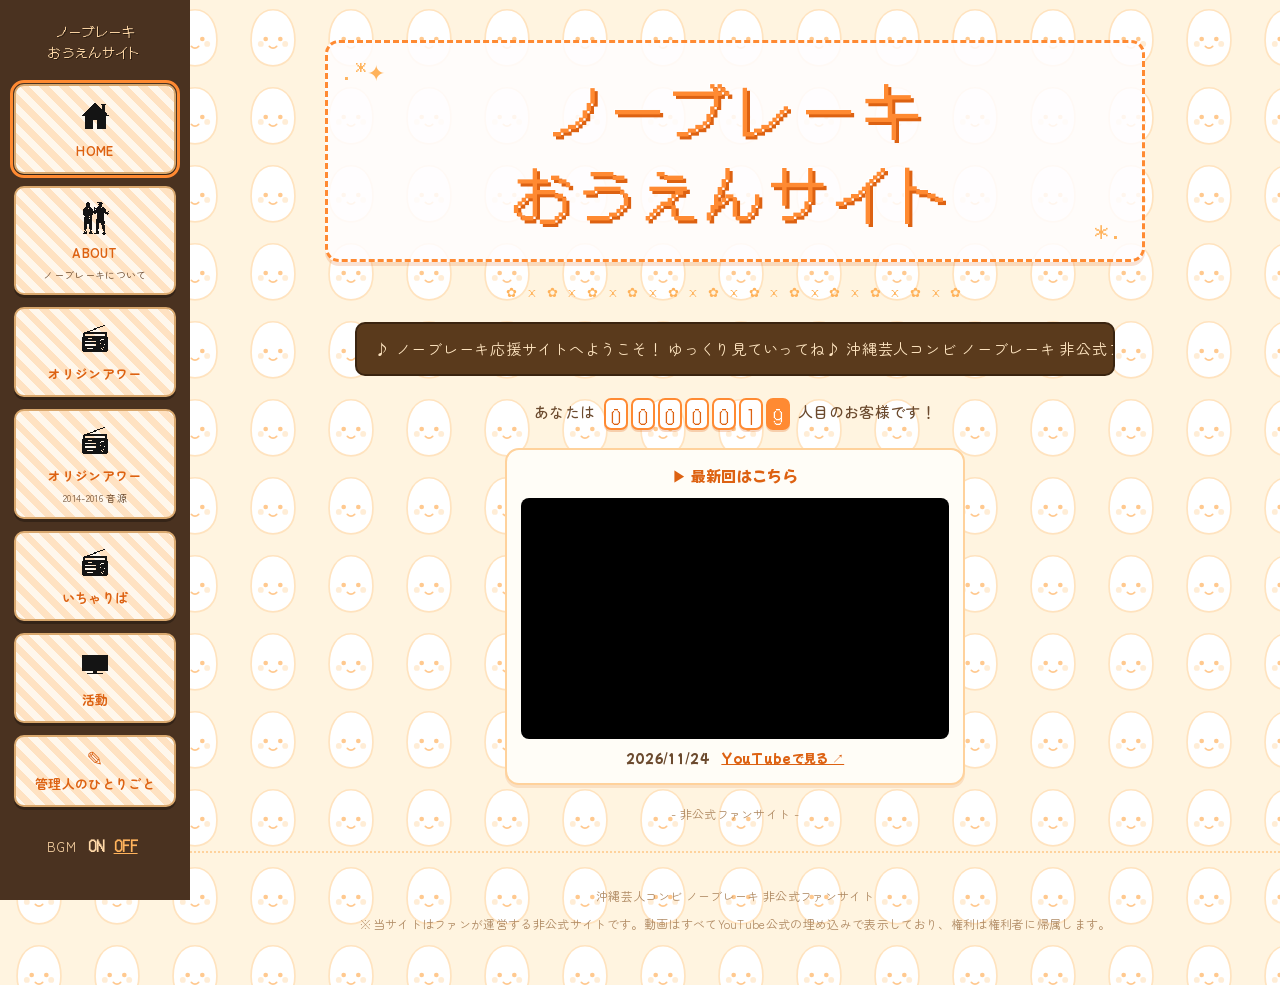
<file: index.html>
<!DOCTYPE html>
<html lang="ja">
<head>
<meta charset="UTF-8">
<meta name="viewport" content="width=device-width, initial-scale=1.0">
<title>ノーブレーキ おうえんサイト｜沖縄芸人コンビ 非公式ファンサイト</title>
<link rel="canonical" href="https://nobreak-fansite.vercel.app/">
<meta name="description" content="沖縄芸人コンビ ノーブレーキを応援する非公式ファンサイト。ラジオ「ノーブレーキのオリジンアワー」全回アーカイブほか。">
<meta property="og:type" content="website">
<meta property="og:site_name" content="ノーブレーキ おうえんサイト">
<meta property="og:locale" content="ja_JP">
<meta property="og:title" content="ノーブレーキ おうえんサイト｜沖縄芸人コンビ 非公式ファンサイト">
<meta property="og:description" content="沖縄芸人コンビ ノーブレーキを応援する非公式ファンサイト。ラジオ「ノーブレーキのオリジンアワー」全回アーカイブほか。">
<meta property="og:url" content="https://nobreak-fansite.vercel.app/">
<meta property="og:image" content="https://nobreak-fansite.vercel.app/assets/ogp.png">
<meta name="twitter:card" content="summary_large_image">
<script type="application/ld+json">
{
  "@context": "https://schema.org",
  "@type": "WebSite",
  "name": "ノーブレーキ おうえんサイト",
  "alternateName": "ノーブレーキ 非公式ファンサイト",
  "url": "https://nobreak-fansite.vercel.app/",
  "description": "沖縄芸人コンビ ノーブレーキを応援する非公式ファンサイト。ラジオ「ノーブレーキのオリジンアワー」全回アーカイブほか。",
  "inLanguage": "ja"
}
</script>
<link rel="preconnect" href="https://fonts.googleapis.com">
<link rel="preconnect" href="https://fonts.gstatic.com" crossorigin>
<link href="https://fonts.googleapis.com/css2?family=DotGothic16&family=Mochiy+Pop+One&family=Yusei+Magic&family=Zen+Maru+Gothic:wght@400;500;700&display=swap" rel="stylesheet">
<link rel="stylesheet" href="style.css?v=33">
</head>
<body>
<div class="layout">

  <aside class="sidebar">
    <a class="side-logo" href="index.html">ノーブレーキ<br>おうえんサイト</a>
    <nav class="side-nav">
      <a href="index.html" class="cur">HOME</a>
      <a href="about.html">ABOUT<small>ノーブレーキについて</small></a>
      <a href="origin.html">オリジンアワー</a>
      <a href="podcast.html">オリジンアワー<small>2014-2016 音源</small></a> <a href="icharibar.html">いちゃりば</a>
      <a href="works.html">活動</a>
      <a href="hitokoto.html">管理人のひとりごと</a>
    </nav>
    <div class="bgm">BGM <button id="bgmOn">ON</button><button id="bgmOff" class="act">OFF</button></div>
    <audio id="bgm" loop></audio>
  </aside>

  <div class="main">
    <section class="cover">
      <div class="titlebox">
        <span class="spark s1">.*✦</span>
        <h1 class="pixel-title">ノーブレーキ<br>おうえんサイト</h1>
        <span class="spark s2">＊.</span>
      </div>

      <div class="pixdiv">✿ × ✿ × ✿ × ✿ × ✿ × ✿ × ✿ × ✿ × ✿ × ✿ × ✿ × ✿</div>

      <div class="welcome"><div class="welcome-track">♪ ノーブレーキ応援サイトへようこそ！ ゆっくり見ていってね♪ 沖縄芸人コンビ ノーブレーキ 非公式ファンサイト ♪ 　　</div></div>

      <p class="counter">あなたは <span id="hitcount" class="digits"></span> 人目のお客様です！</p>

      <div class="latest-ep" id="latestEp"></div>

      <p class="cover-foot">- 非公式ファンサイト -</p>
    </section>

    <footer class="foot"><div class="wrap">
      <p>沖縄芸人コンビ ノーブレーキ 非公式ファンサイト</p>
      <p class="disc">※当サイトはファンが運営する非公式サイトです。動画はすべてYouTube公式の埋め込みで表示しており、権利は権利者に帰属します。</p>
    </div></footer>
  </div>

</div>

<script src="data.js?v=33"></script>
<script src="app.js?v=33"></script>
</body>
</html>
</file>
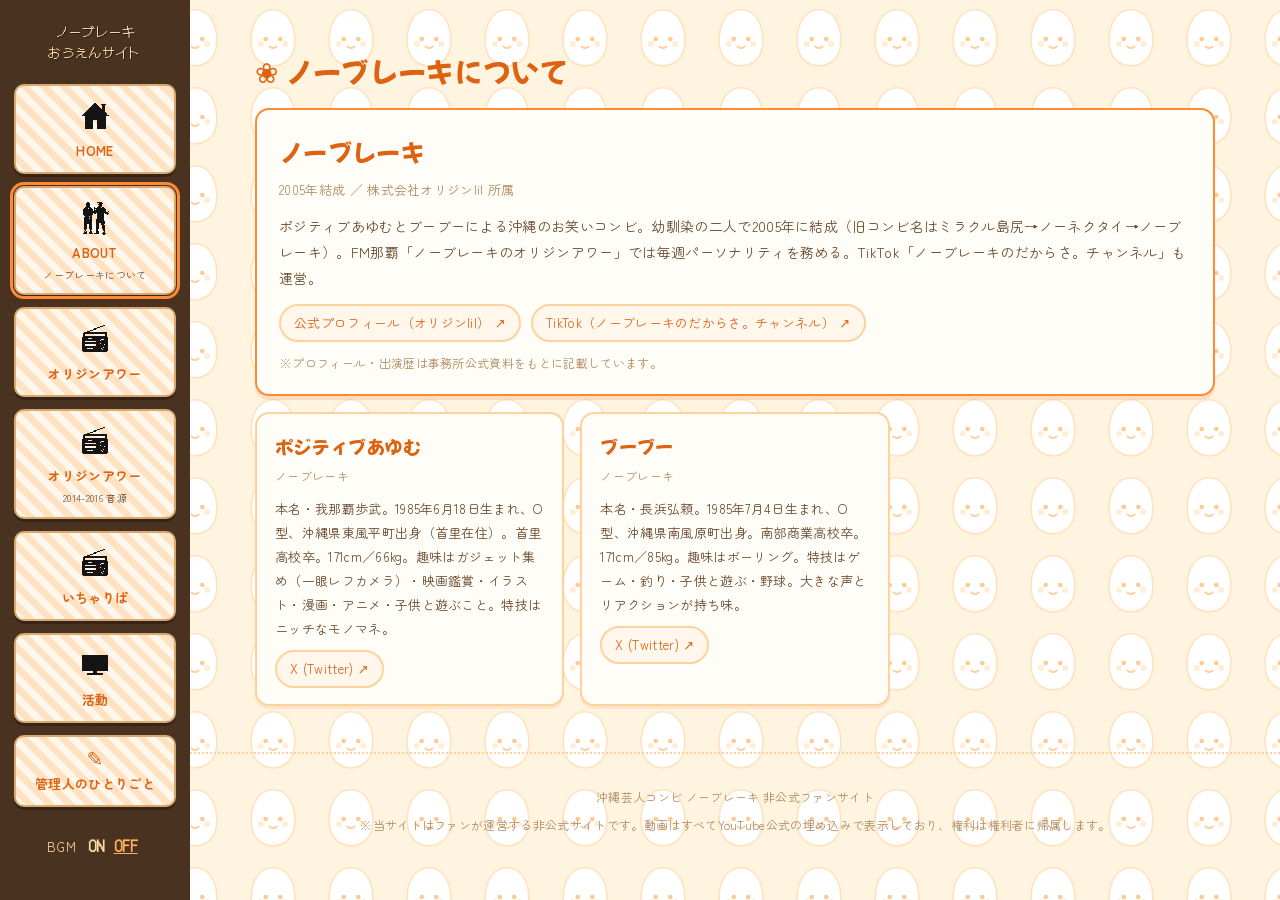
<file: about.html>
<!DOCTYPE html>
<html lang="ja">
<head>
<meta charset="UTF-8">
<meta name="viewport" content="width=device-width, initial-scale=1.0">
<title>ノーブレーキについて｜ノーブレーキ おうえんサイト</title>
<link rel="canonical" href="https://nobreak-fansite.vercel.app/about.html">
<meta name="description" content="沖縄芸人コンビ ノーブレーキのプロフィール・メンバー紹介（ポジティブあゆむ／ブーブー）。非公式ファンサイト。">
<meta property="og:type" content="article">
<meta property="og:site_name" content="ノーブレーキ おうえんサイト">
<meta property="og:locale" content="ja_JP">
<meta property="og:title" content="ノーブレーキについて｜ノーブレーキ おうえんサイト">
<meta property="og:description" content="沖縄芸人コンビ ノーブレーキのプロフィール・メンバー紹介（ポジティブあゆむ／ブーブー）。非公式ファンサイト。">
<meta property="og:url" content="https://nobreak-fansite.vercel.app/about.html">
<meta property="og:image" content="https://nobreak-fansite.vercel.app/assets/ogp.png">
<meta name="twitter:card" content="summary_large_image">
<script type="application/ld+json">
{
  "@context": "https://schema.org",
  "@type": "PerformingGroup",
  "name": "ノーブレーキ",
  "description": "ポジティブあゆむとブーブーによる沖縄のお笑いコンビ。2005年結成、株式会社オリジンlil所属。FM那覇「ノーブレーキのオリジンアワー」パーソナリティ。",
  "foundingDate": "2005",
  "url": "https://nobreak-fansite.vercel.app/about.html",
  "sameAs": [
    "https://origin-oze.com/talent/39/"
  ],
  "member": [
    {
      "@type": "Person",
      "name": "ポジティブあゆむ",
      "birthDate": "1985-06-18",
      "birthPlace": "沖縄県東風平町",
      "sameAs": ["https://twitter.com/ayumu_618"]
    },
    {
      "@type": "Person",
      "name": "ブーブー",
      "birthDate": "1985-07-04",
      "birthPlace": "沖縄県南風原町",
      "sameAs": ["https://twitter.com/tamagoyaki11"]
    }
  ]
}
</script>
<link rel="preconnect" href="https://fonts.googleapis.com">
<link rel="preconnect" href="https://fonts.gstatic.com" crossorigin>
<link href="https://fonts.googleapis.com/css2?family=DotGothic16&family=Mochiy+Pop+One&family=Yusei+Magic&family=Zen+Maru+Gothic:wght@400;500;700&display=swap" rel="stylesheet">
<link rel="stylesheet" href="style.css?v=33">
</head>
<body>
<div class="layout">
  <aside class="sidebar">
    <a class="side-logo" href="index.html">ノーブレーキ<br>おうえんサイト</a>
    <nav class="side-nav">
      <a href="index.html">HOME</a>
      <a href="about.html" class="cur">ABOUT<small>ノーブレーキについて</small></a>
      <a href="origin.html">オリジンアワー</a>
      <a href="podcast.html">オリジンアワー<small>2014-2016 音源</small></a> <a href="icharibar.html">いちゃりば</a>
      <a href="works.html">活動</a>
      <a href="hitokoto.html">管理人のひとりごと</a>
    </nav>
    <div class="bgm">BGM <button id="bgmOn">ON</button><button id="bgmOff" class="act">OFF</button></div>
    <audio id="bgm" loop></audio>
  </aside>

  <div class="main">
    <main class="sec"><div class="wrap">
      <h2 class="sec-ttl">ノーブレーキについて</h2>
      <div id="groupCard"></div>
      <div id="memberGrid" class="member-grid"></div>
    </div></main>

    <footer class="foot"><div class="wrap">
      <p>沖縄芸人コンビ ノーブレーキ 非公式ファンサイト</p>
      <p class="disc">※当サイトはファンが運営する非公式サイトです。動画はすべてYouTube公式の埋め込みで表示しており、権利は権利者に帰属します。</p>
    </div></footer>
  </div>
</div>

<script src="data.js?v=33"></script>
<script src="app.js?v=33"></script>
</body>
</html>
</file>
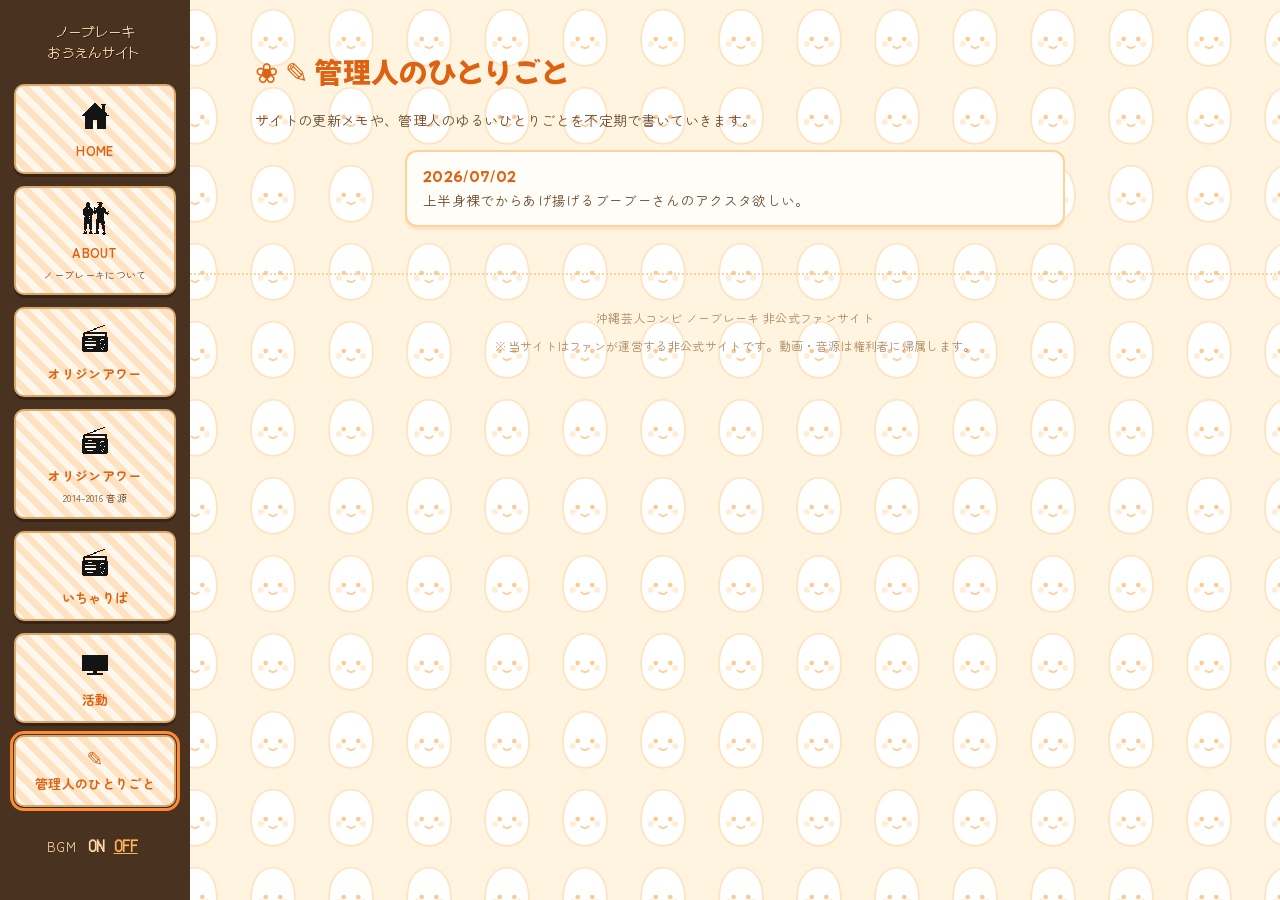
<file: hitokoto.html>
<!DOCTYPE html>
<html lang="ja">
<head>
<meta charset="UTF-8">
<meta name="viewport" content="width=device-width, initial-scale=1.0">
<title>管理人のひとりごと｜ノーブレーキ おうえんサイト</title>
<link rel="canonical" href="https://nobreak-fansite.vercel.app/hitokoto.html">
<meta name="description" content="ノーブレーキ 非公式ファンサイトの管理人による、ひとりごと・更新メモのコーナー。">
<meta property="og:type" content="article">
<meta property="og:site_name" content="ノーブレーキ おうえんサイト">
<meta property="og:locale" content="ja_JP">
<meta property="og:title" content="管理人のひとりごと｜ノーブレーキ おうえんサイト">
<meta property="og:description" content="ノーブレーキ 非公式ファンサイトの管理人による、ひとりごと・更新メモのコーナー。">
<meta property="og:url" content="https://nobreak-fansite.vercel.app/hitokoto.html">
<meta property="og:image" content="https://nobreak-fansite.vercel.app/assets/ogp.png">
<meta name="twitter:card" content="summary_large_image">
<link rel="preconnect" href="https://fonts.googleapis.com">
<link rel="preconnect" href="https://fonts.gstatic.com" crossorigin>
<link href="https://fonts.googleapis.com/css2?family=DotGothic16&family=Mochiy+Pop+One&family=Yusei+Magic&family=Zen+Maru+Gothic:wght@400;500;700&display=swap" rel="stylesheet">
<link rel="stylesheet" href="style.css?v=33">
</head>
<body>
<div class="layout">
  <aside class="sidebar">
    <a class="side-logo" href="index.html">ノーブレーキ<br>おうえんサイト</a>
    <nav class="side-nav">
      <a href="index.html">HOME</a>
      <a href="about.html">ABOUT<small>ノーブレーキについて</small></a>
      <a href="origin.html">オリジンアワー</a>
      <a href="podcast.html">オリジンアワー<small>2014-2016 音源</small></a>
      <a href="icharibar.html">いちゃりば</a>
      <a href="works.html">活動</a>
      <a href="hitokoto.html" class="cur">管理人のひとりごと</a>
    </nav>
    <div class="bgm">BGM <button id="bgmOn">ON</button><button id="bgmOff" class="act">OFF</button></div>
    <audio id="bgm" loop></audio>
  </aside>

  <div class="main">
    <main class="sec"><div class="wrap">
      <h2 class="sec-ttl">✎ 管理人のひとりごと</h2>
      <p class="sec-lead">サイトの更新メモや、管理人のゆるいひとりごとを不定期で書いていきます。</p>
      <div id="hitokotoList" class="hk-list"></div>
    </div></main>

    <footer class="foot"><div class="wrap">
      <p>沖縄芸人コンビ ノーブレーキ 非公式ファンサイト</p>
      <p class="disc">※当サイトはファンが運営する非公式サイトです。動画・音源は権利者に帰属します。</p>
    </div></footer>
  </div>
</div>

<script src="data.js?v=33"></script>
<script src="app.js?v=33"></script>
</body>
</html>
</file>
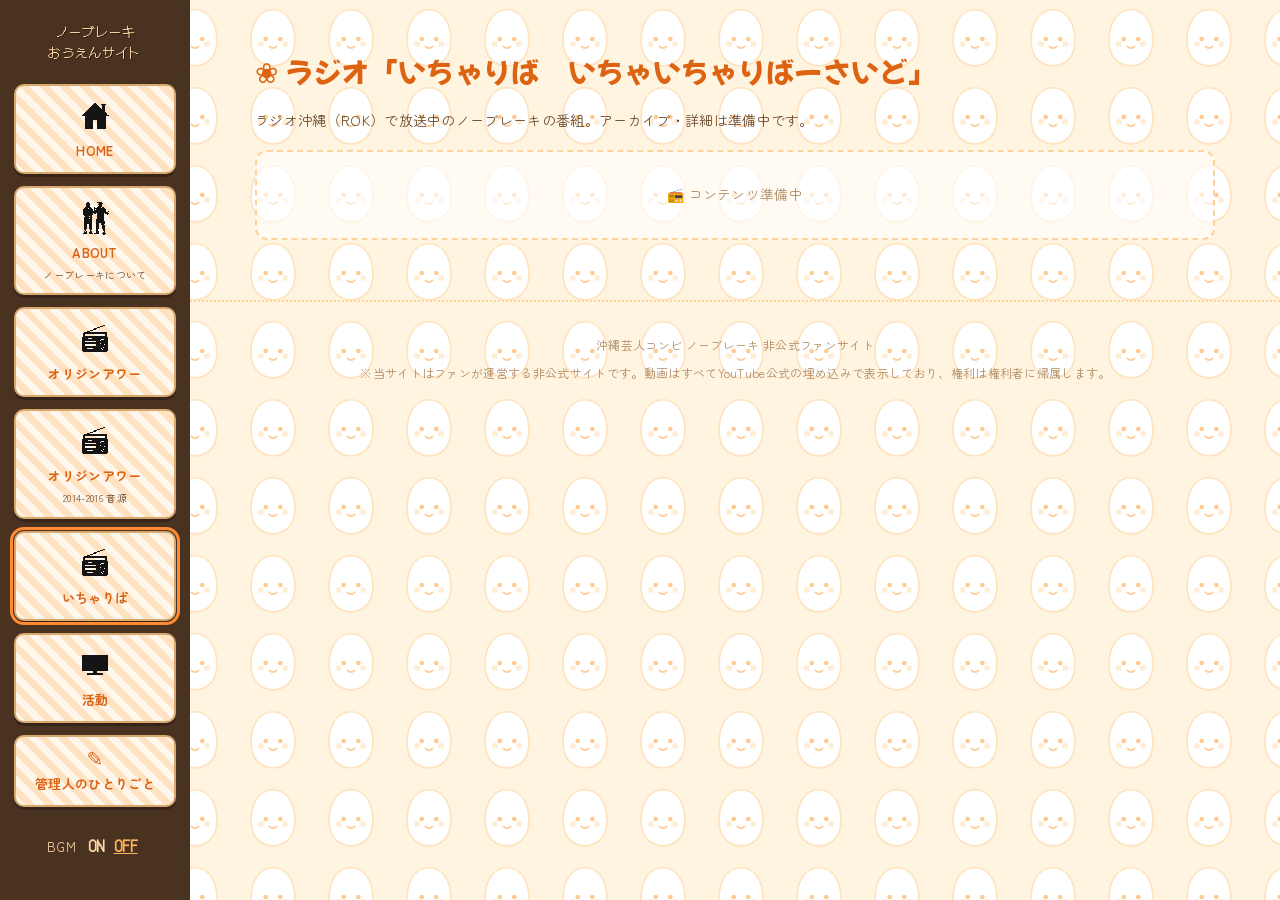
<file: icharibar.html>
<!DOCTYPE html>
<html lang="ja">
<head>
<meta charset="UTF-8">
<meta name="viewport" content="width=device-width, initial-scale=1.0">
<title>ラジオ「いちゃりば いちゃいちゃりばーさいど」｜ノーブレーキ おうえんサイト</title>
<link rel="canonical" href="https://nobreak-fansite.vercel.app/icharibar.html">
<meta name="description" content="ラジオ「いちゃりば いちゃいちゃりばーさいど」の情報。沖縄芸人コンビ ノーブレーキ 非公式ファンサイト。">
<meta property="og:type" content="article">
<meta property="og:site_name" content="ノーブレーキ おうえんサイト">
<meta property="og:locale" content="ja_JP">
<meta property="og:title" content="ラジオ「いちゃりば いちゃいちゃりばーさいど」｜ノーブレーキ おうえんサイト">
<meta property="og:description" content="ラジオ「いちゃりば いちゃいちゃりばーさいど」の情報。沖縄芸人コンビ ノーブレーキ 非公式ファンサイト。">
<meta property="og:url" content="https://nobreak-fansite.vercel.app/icharibar.html">
<meta property="og:image" content="https://nobreak-fansite.vercel.app/assets/ogp.png">
<meta name="twitter:card" content="summary_large_image">
<link rel="preconnect" href="https://fonts.googleapis.com">
<link rel="preconnect" href="https://fonts.gstatic.com" crossorigin>
<link href="https://fonts.googleapis.com/css2?family=DotGothic16&family=Mochiy+Pop+One&family=Yusei+Magic&family=Zen+Maru+Gothic:wght@400;500;700&display=swap" rel="stylesheet">
<link rel="stylesheet" href="style.css?v=33">
</head>
<body>
<div class="layout">
  <aside class="sidebar">
    <a class="side-logo" href="index.html">ノーブレーキ<br>おうえんサイト</a>
    <nav class="side-nav">
      <a href="index.html">HOME</a>
      <a href="about.html">ABOUT<small>ノーブレーキについて</small></a>
      <a href="origin.html">オリジンアワー</a>
      <a href="podcast.html">オリジンアワー<small>2014-2016 音源</small></a> <a href="icharibar.html" class="cur">いちゃりば</a>
      <a href="works.html">活動</a>
      <a href="hitokoto.html">管理人のひとりごと</a>
    </nav>
    <div class="bgm">BGM <button id="bgmOn">ON</button><button id="bgmOff" class="act">OFF</button></div>
    <audio id="bgm" loop></audio>
  </aside>

  <div class="main">
    <main class="sec"><div class="wrap">
      <h2 class="sec-ttl">ラジオ「いちゃりば　いちゃいちゃりばーさいど」</h2>
      <p class="sec-lead">ラジオ沖縄（ROK）で放送中のノーブレーキの番組。アーカイブ・詳細は準備中です。</p>
      <p class="pending-box">📻 コンテンツ準備中</p>
    </div></main>

    <footer class="foot"><div class="wrap">
      <p>沖縄芸人コンビ ノーブレーキ 非公式ファンサイト</p>
      <p class="disc">※当サイトはファンが運営する非公式サイトです。動画はすべてYouTube公式の埋め込みで表示しており、権利は権利者に帰属します。</p>
    </div></footer>
  </div>
</div>

<script src="data.js?v=33"></script>
<script src="app.js?v=33"></script>
</body>
</html>
</file>
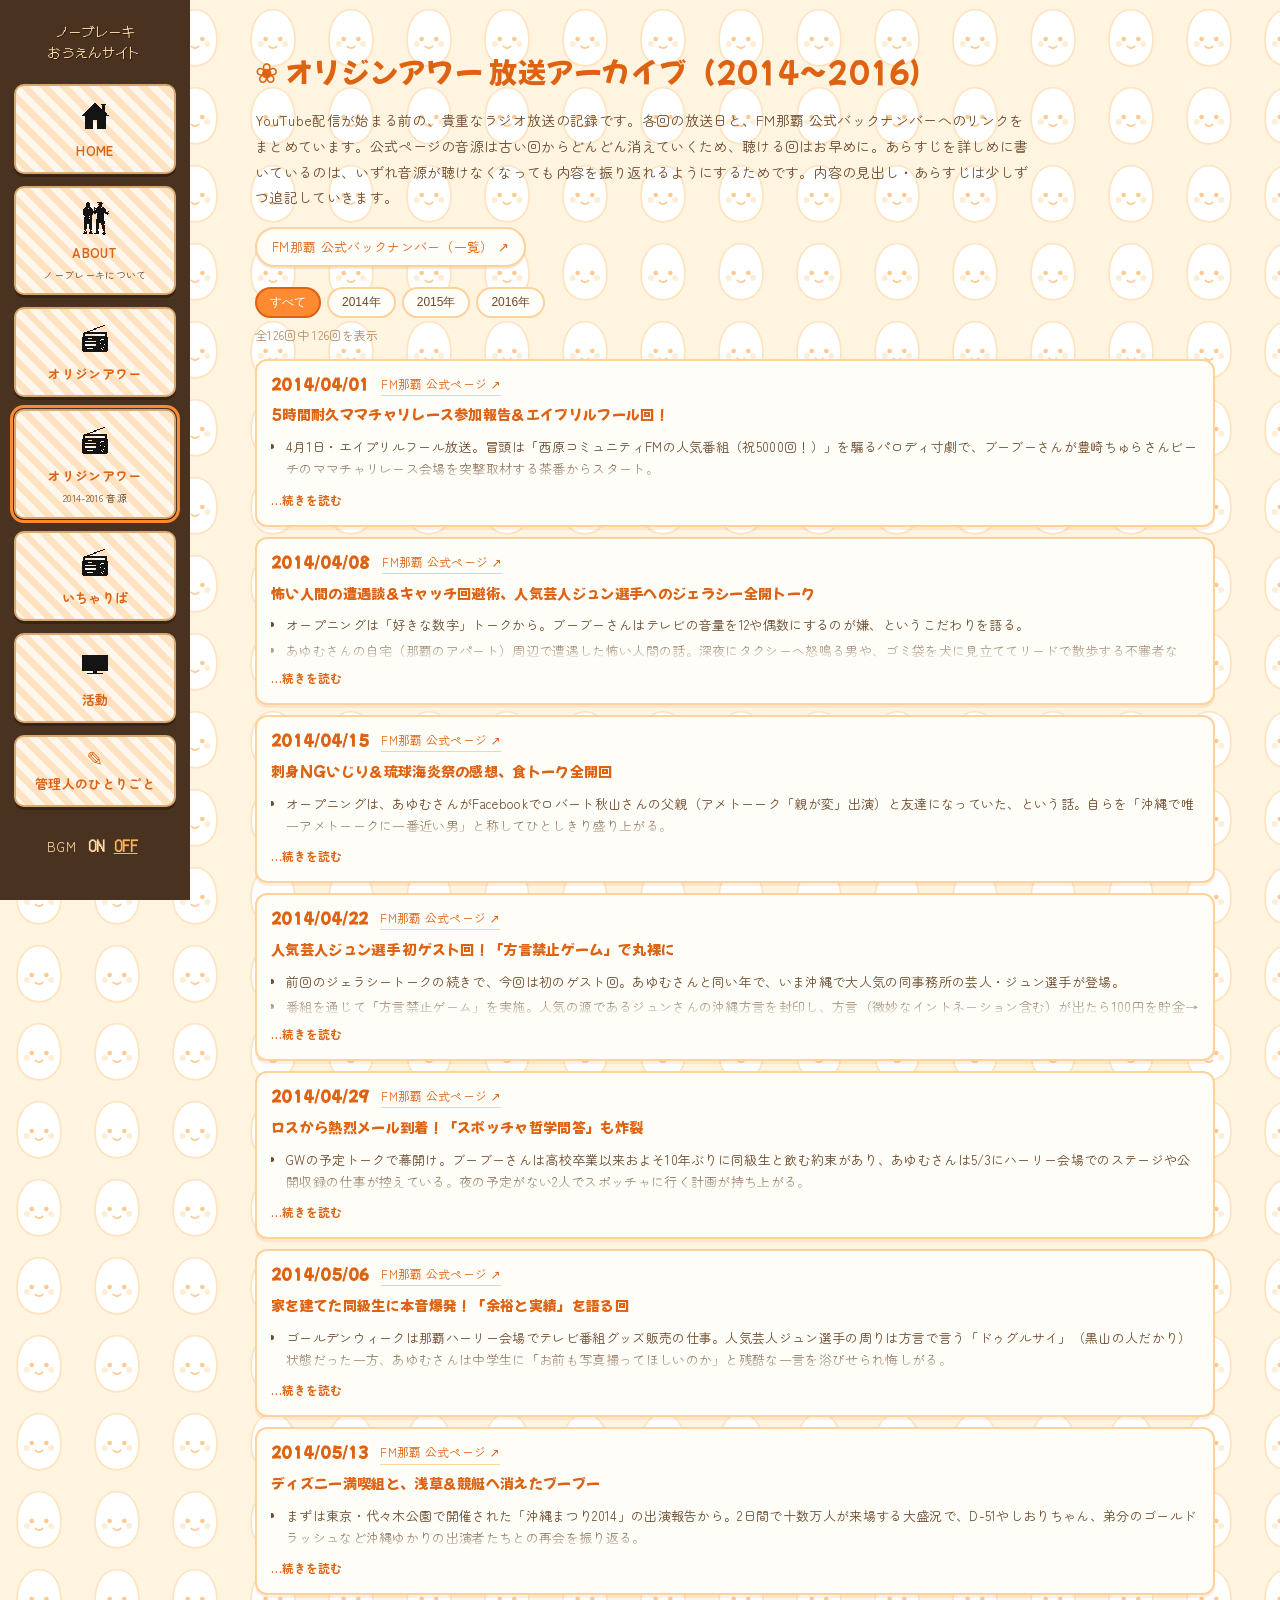
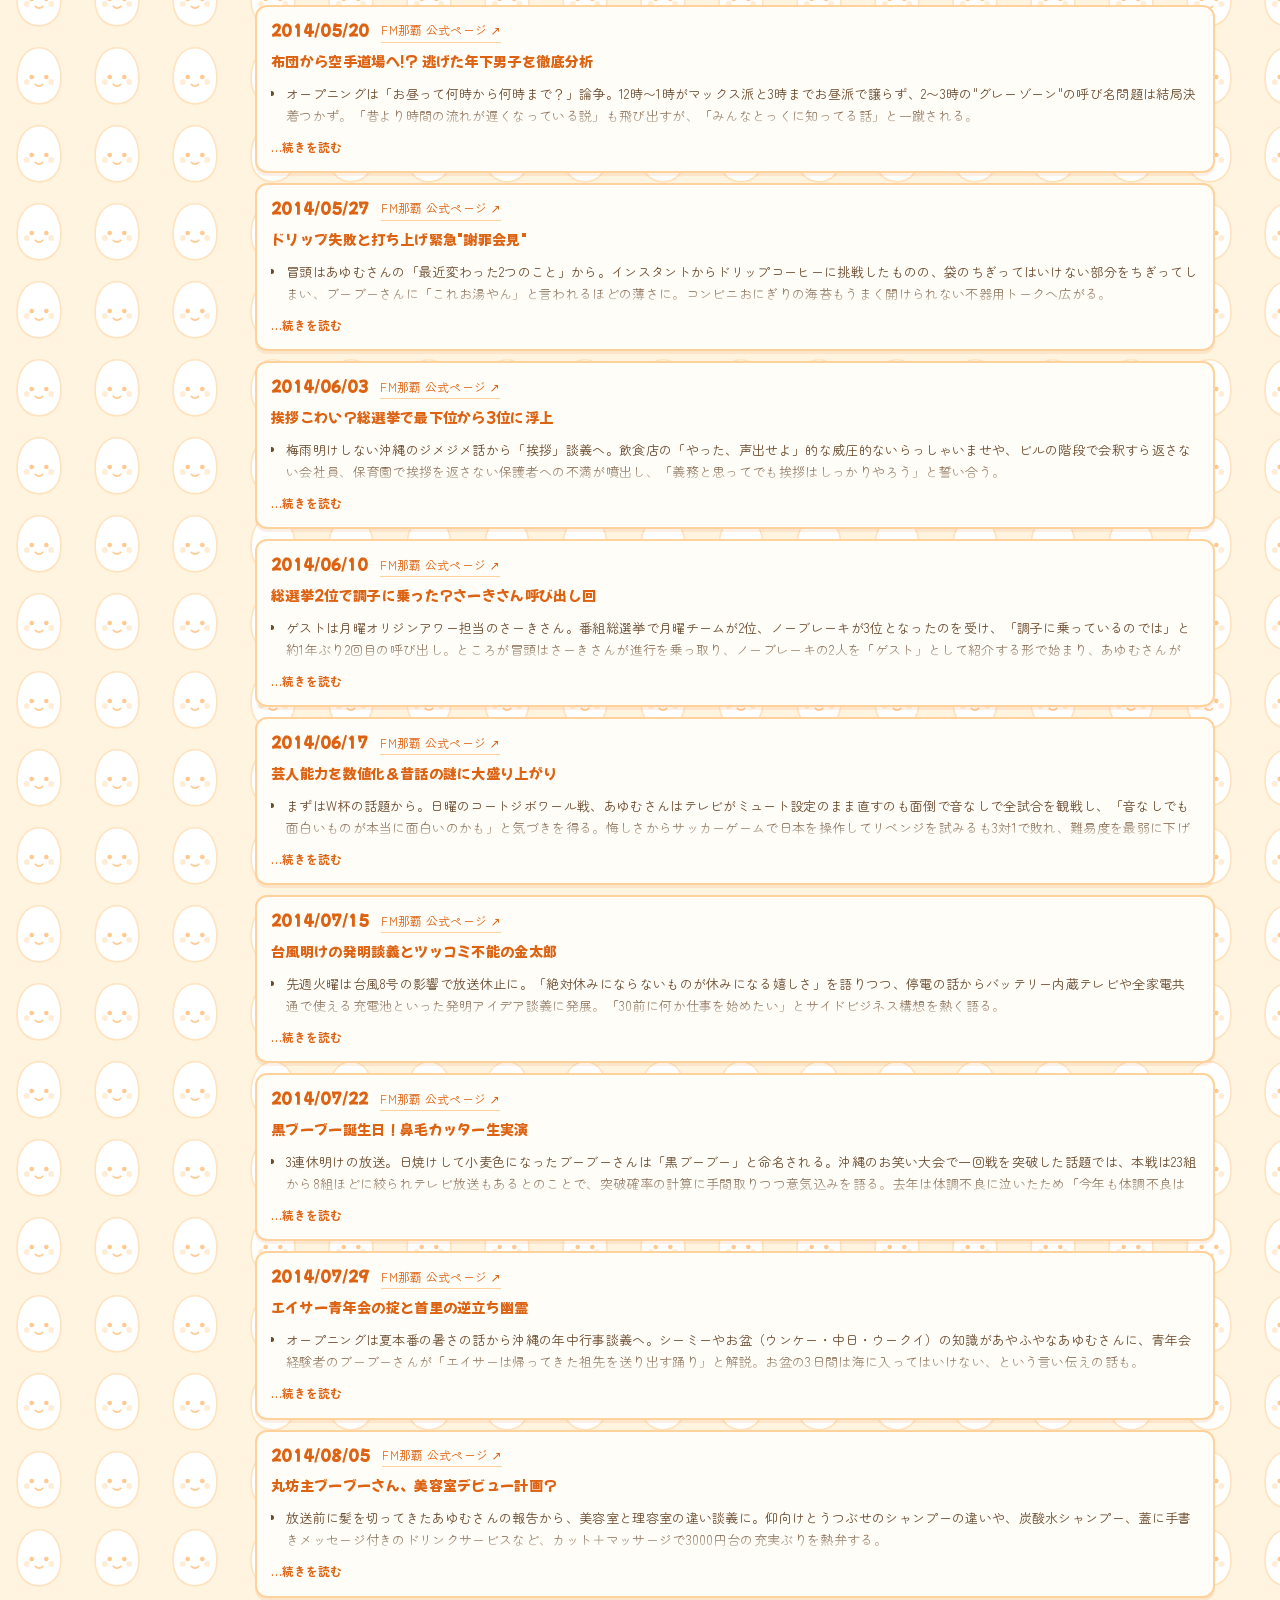
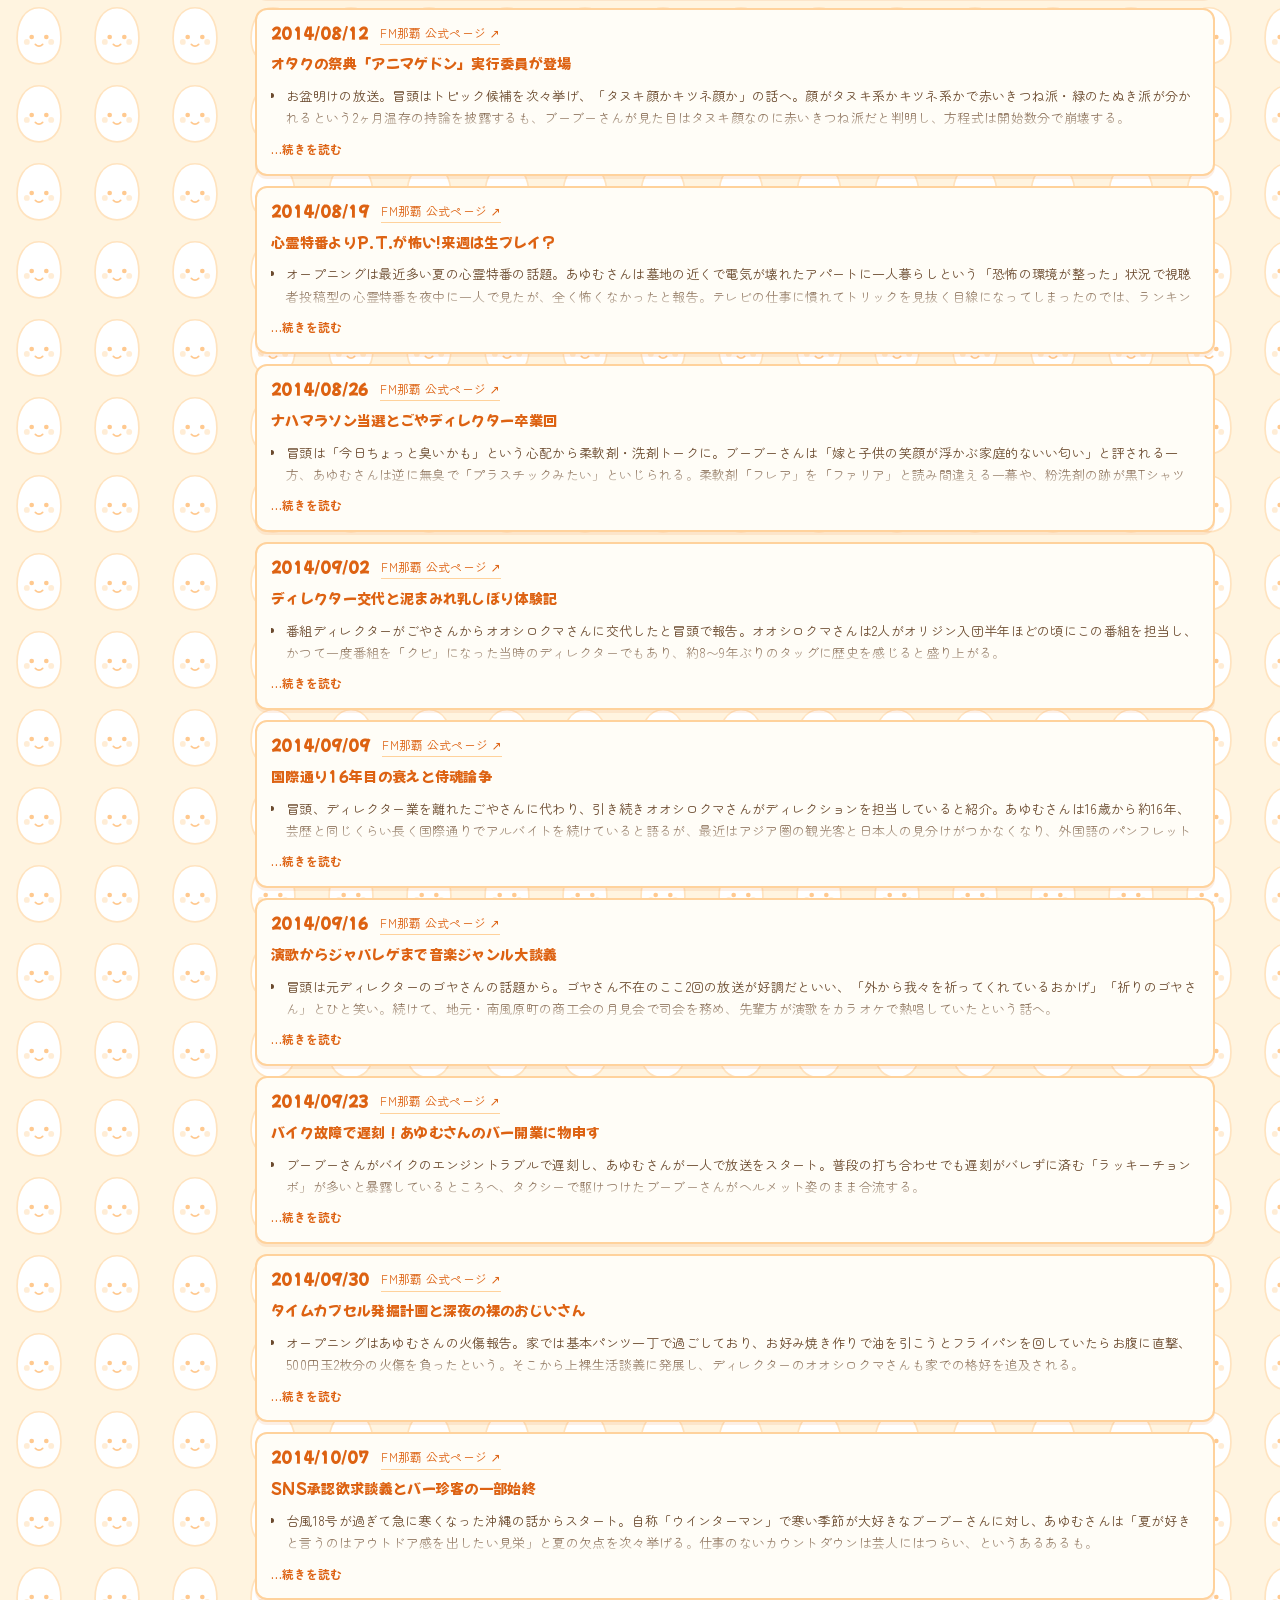
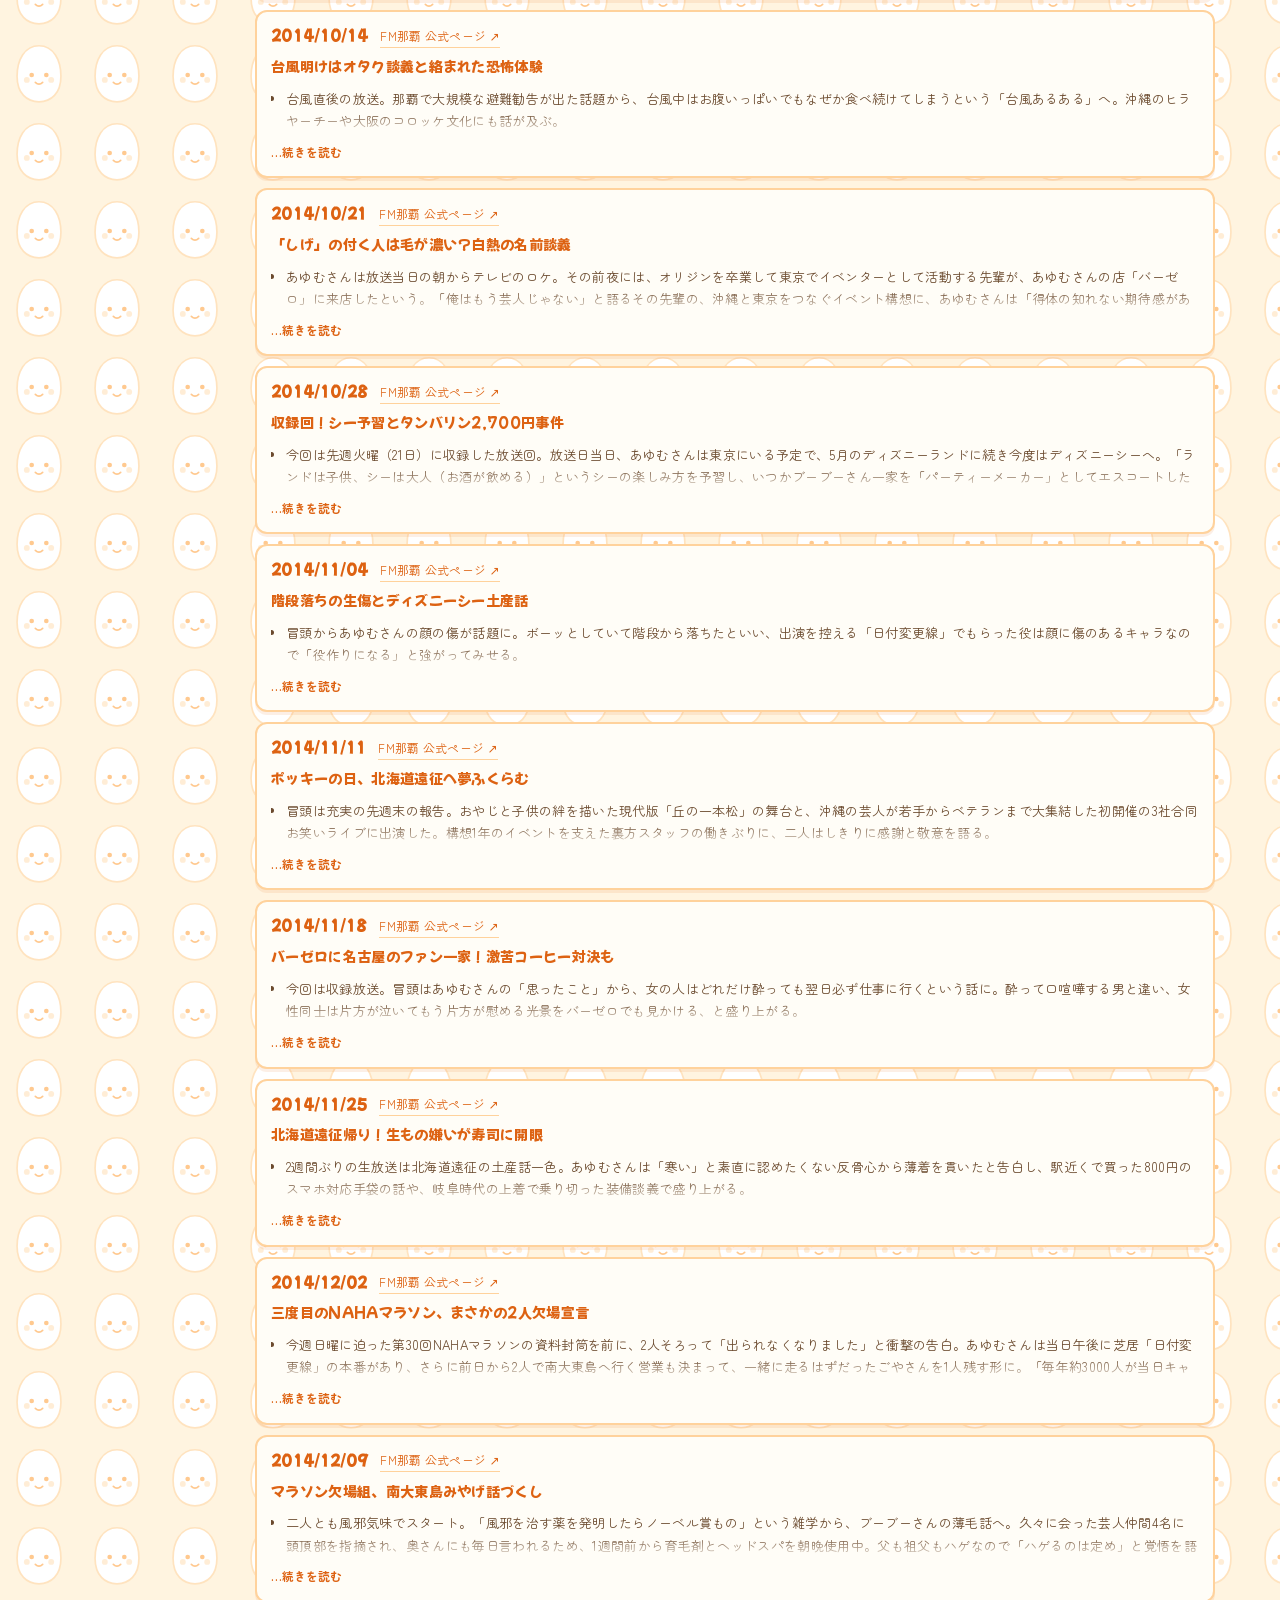
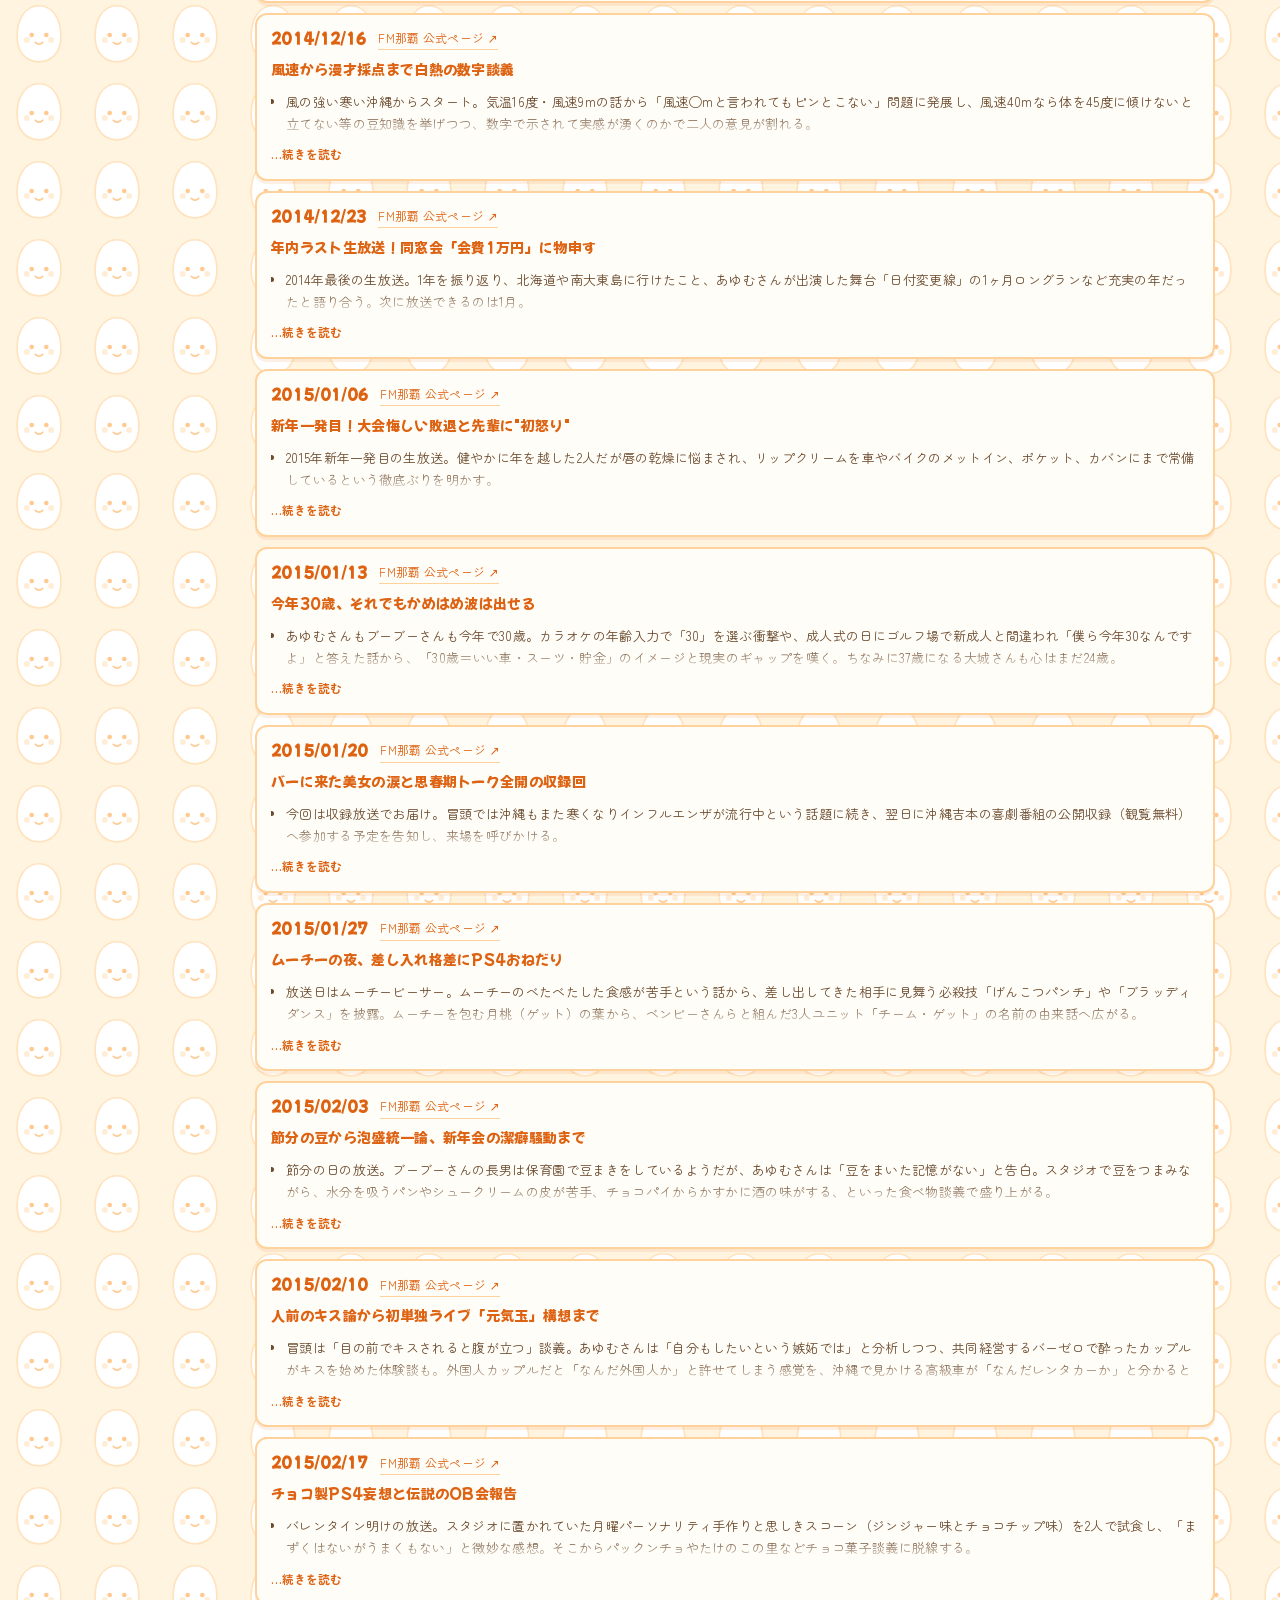
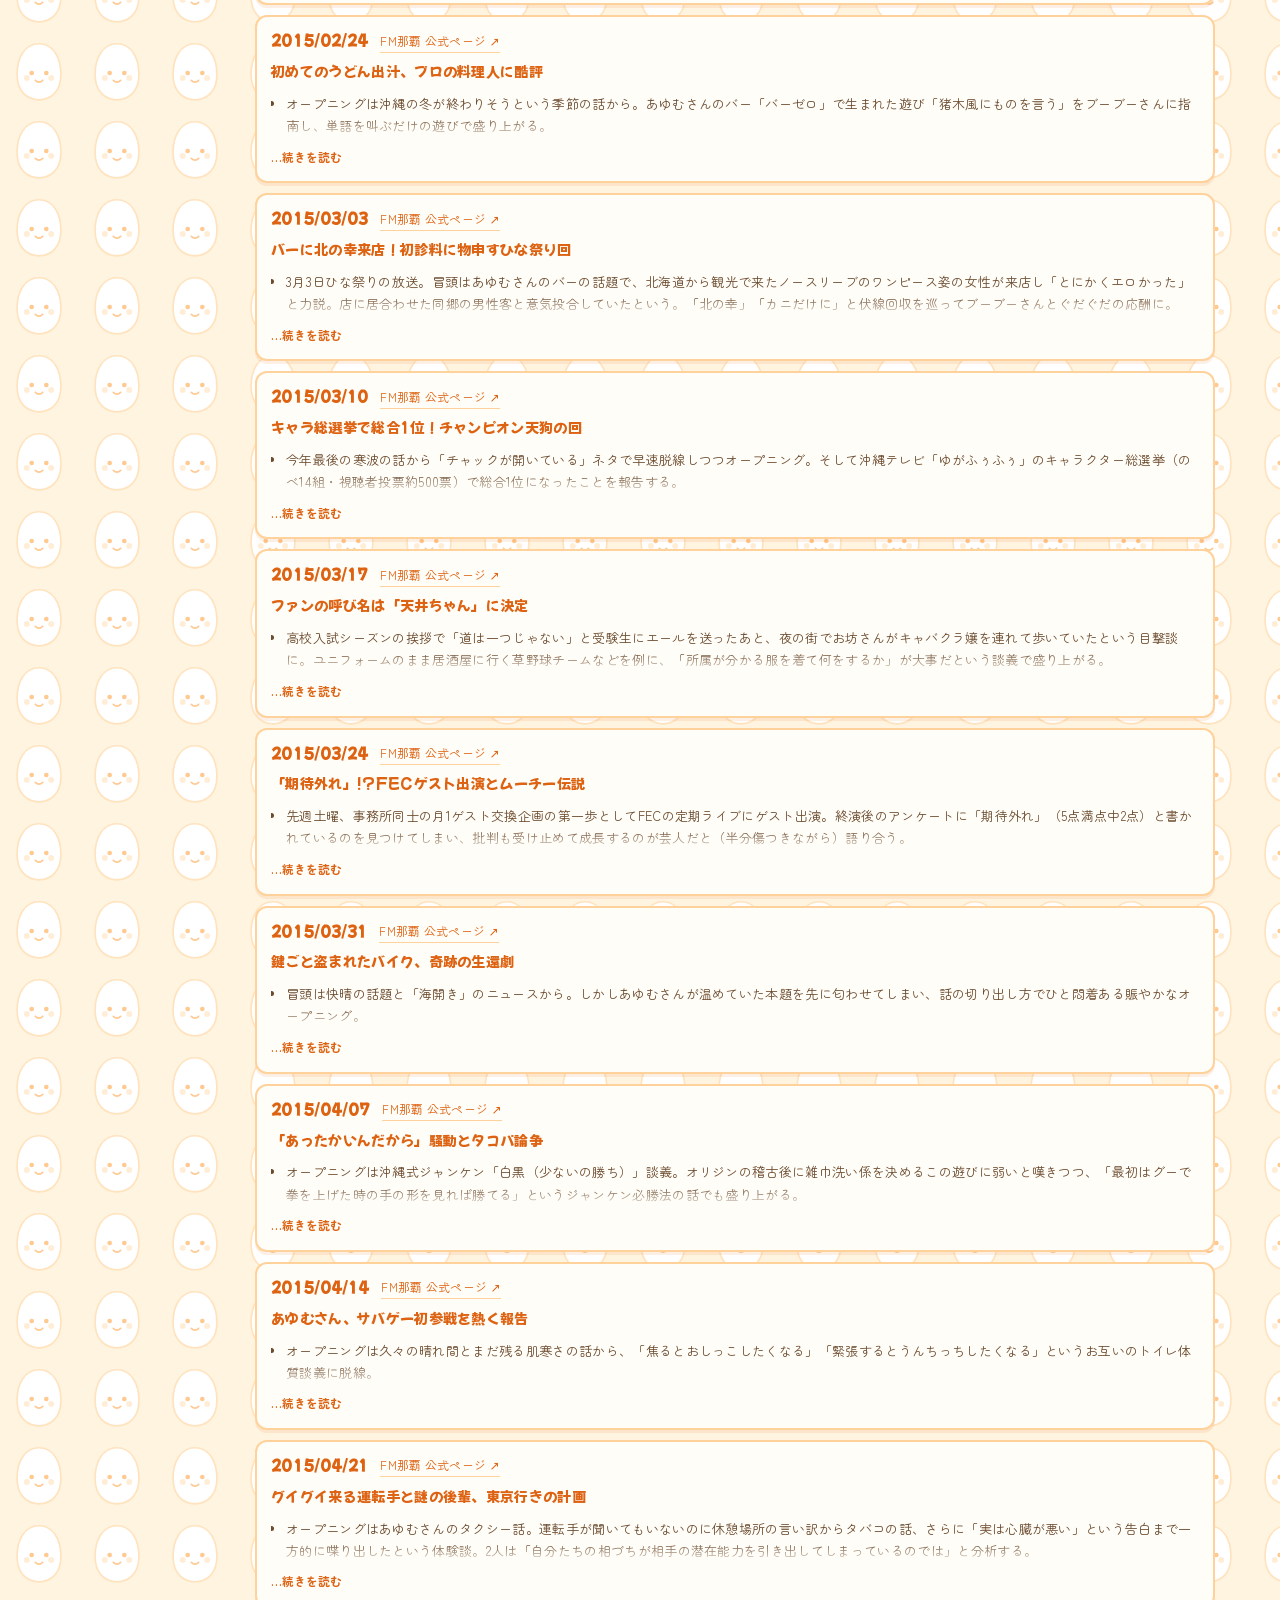
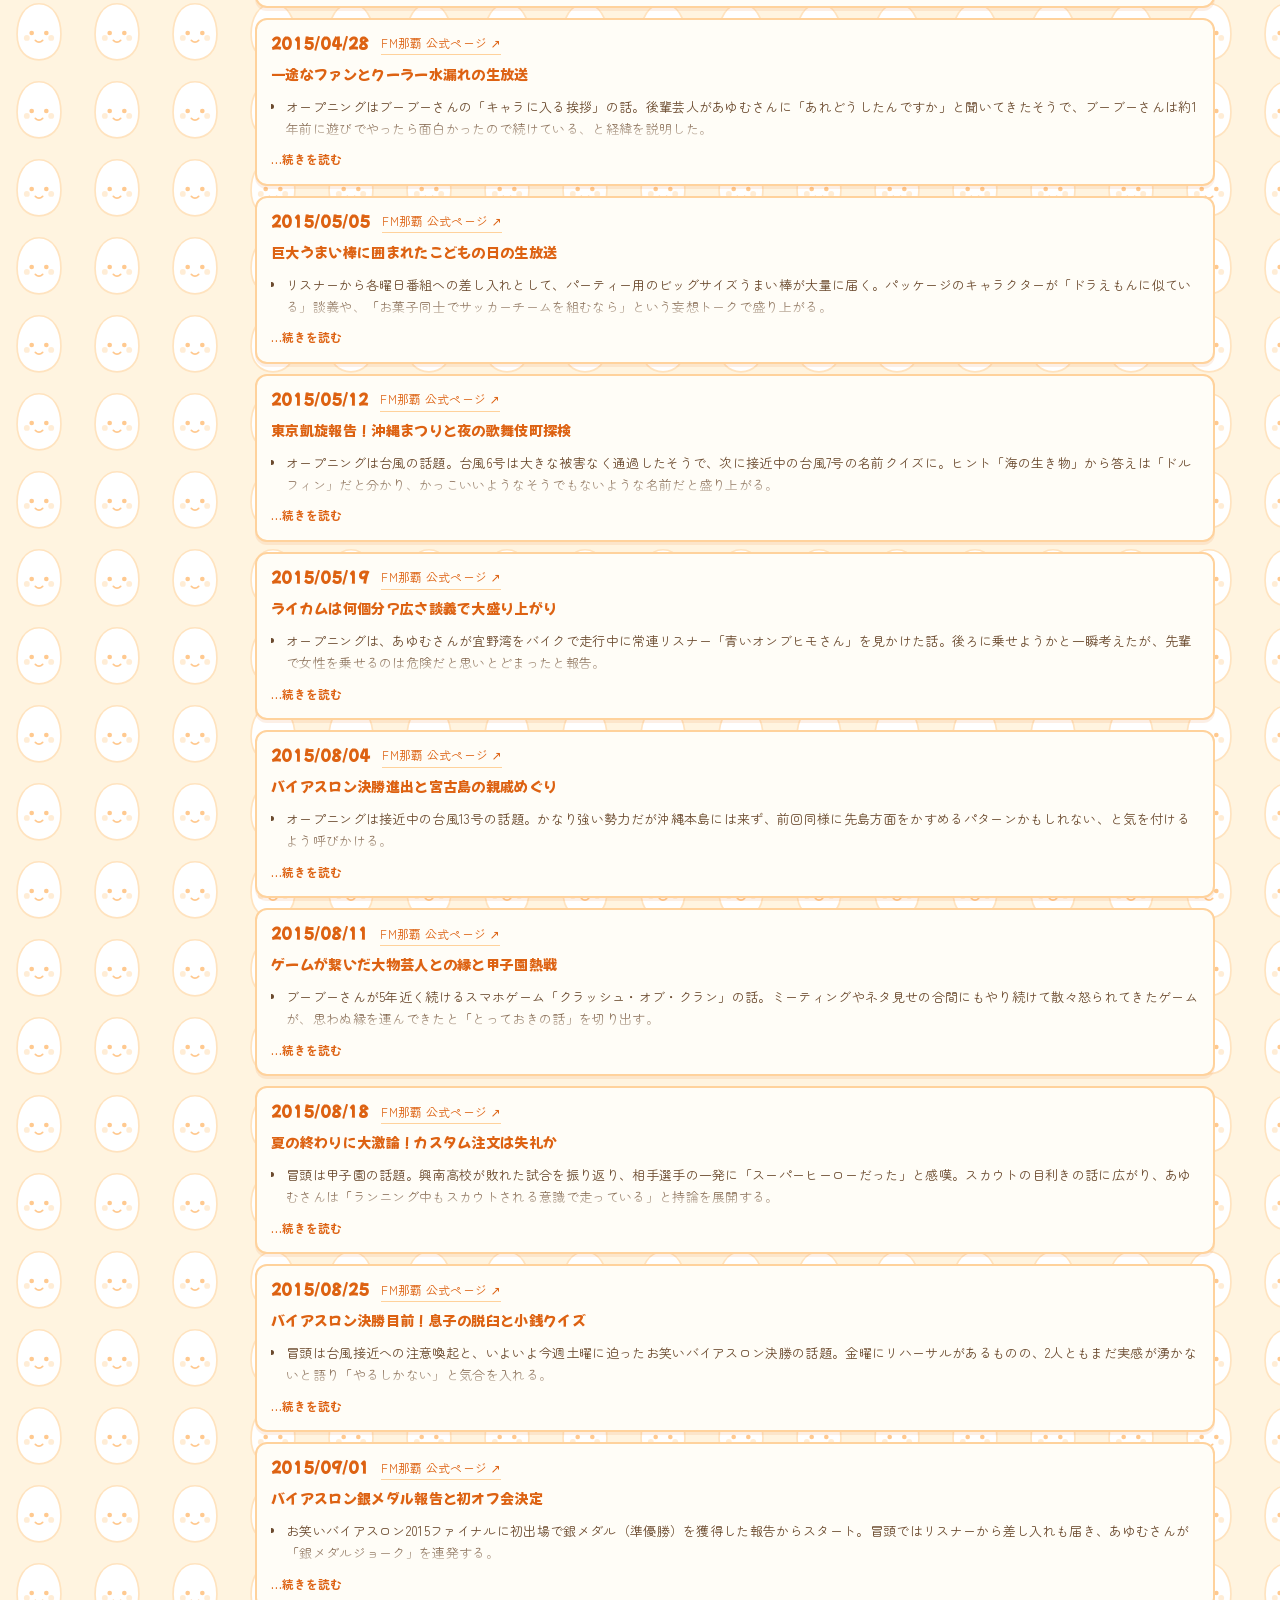
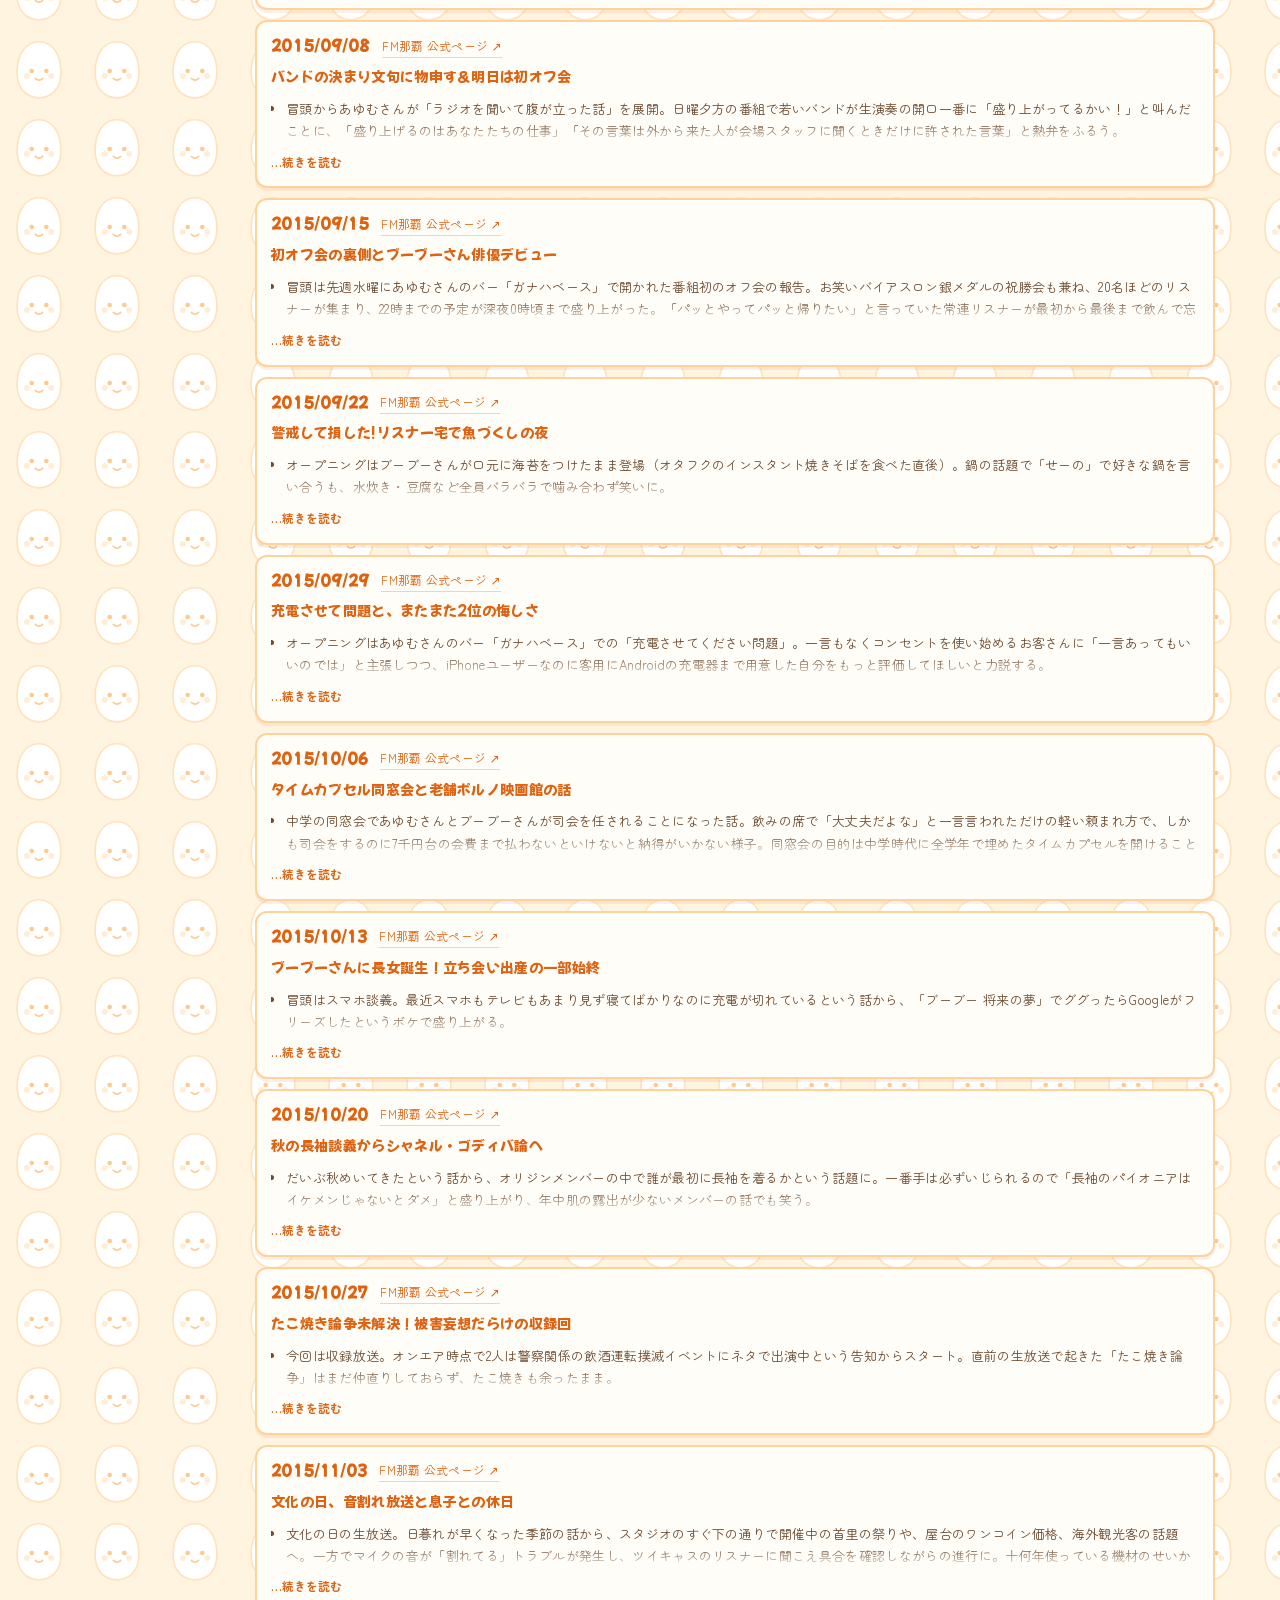
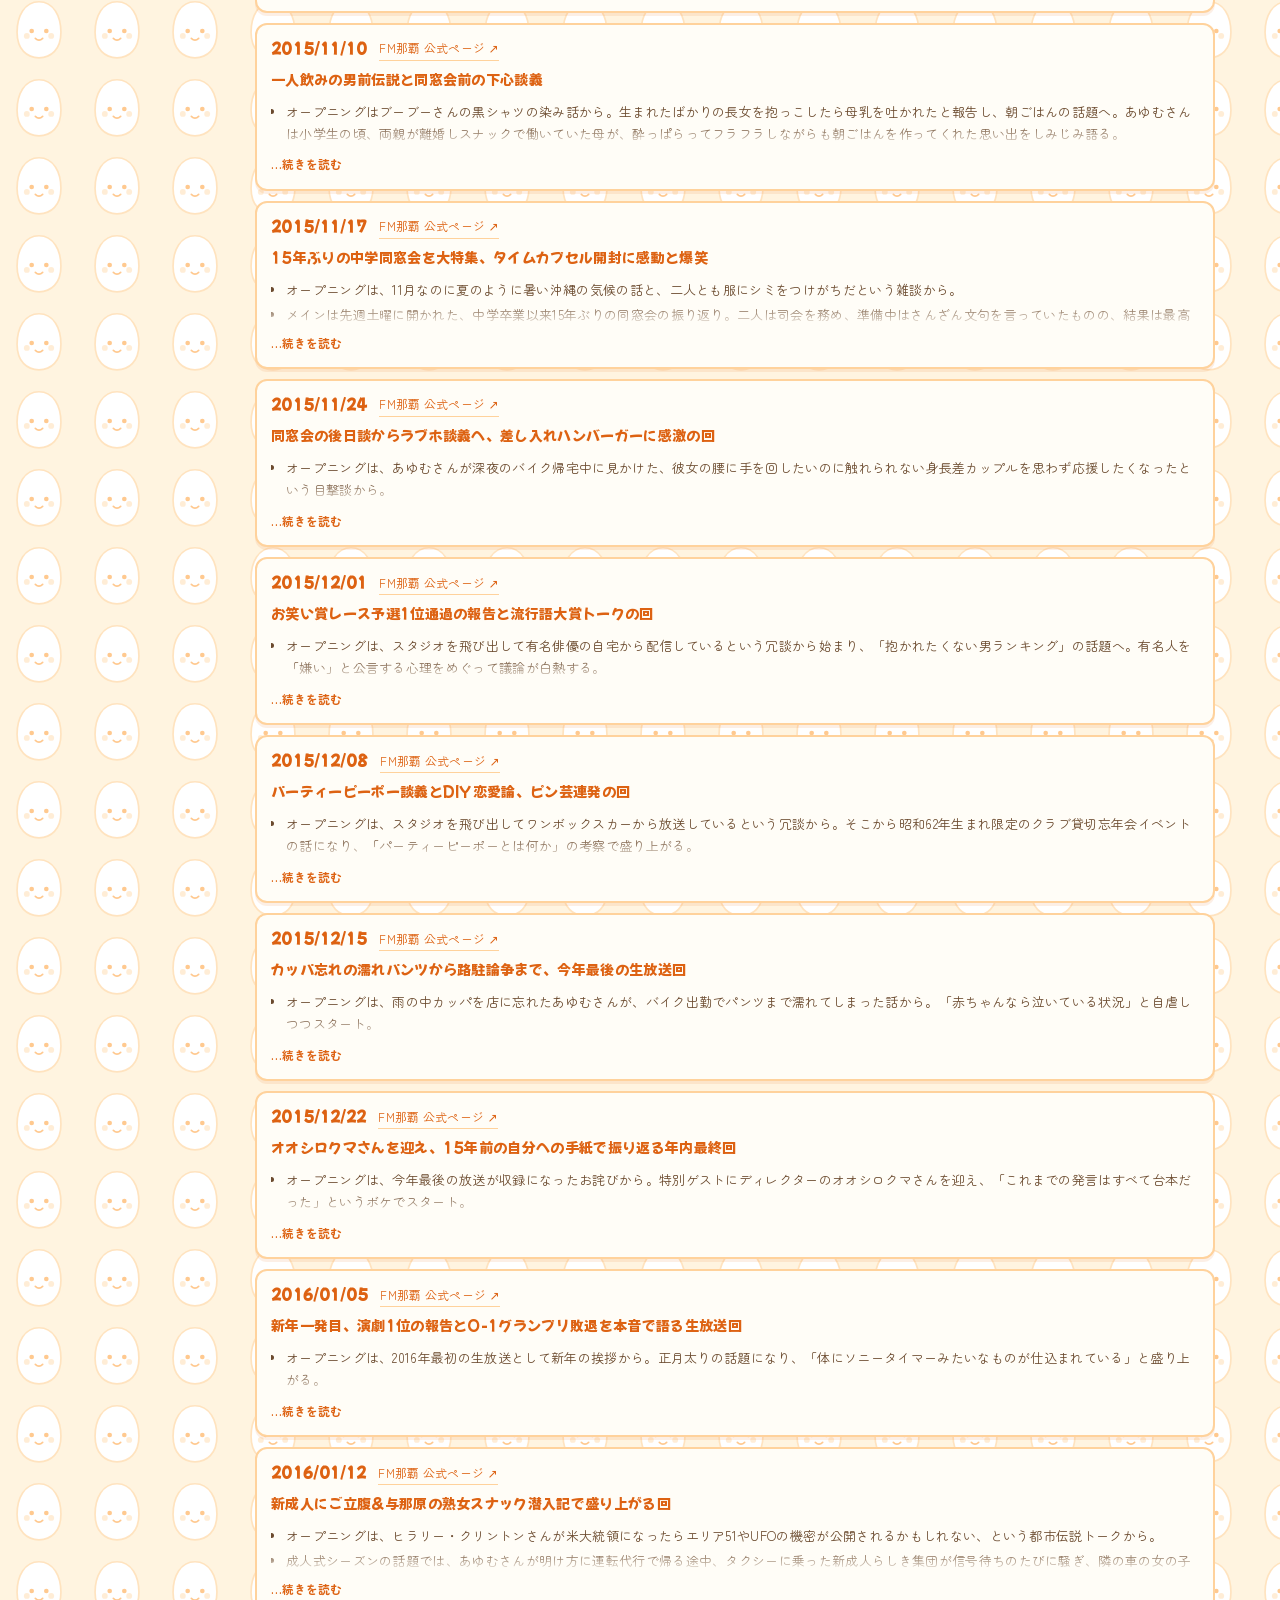
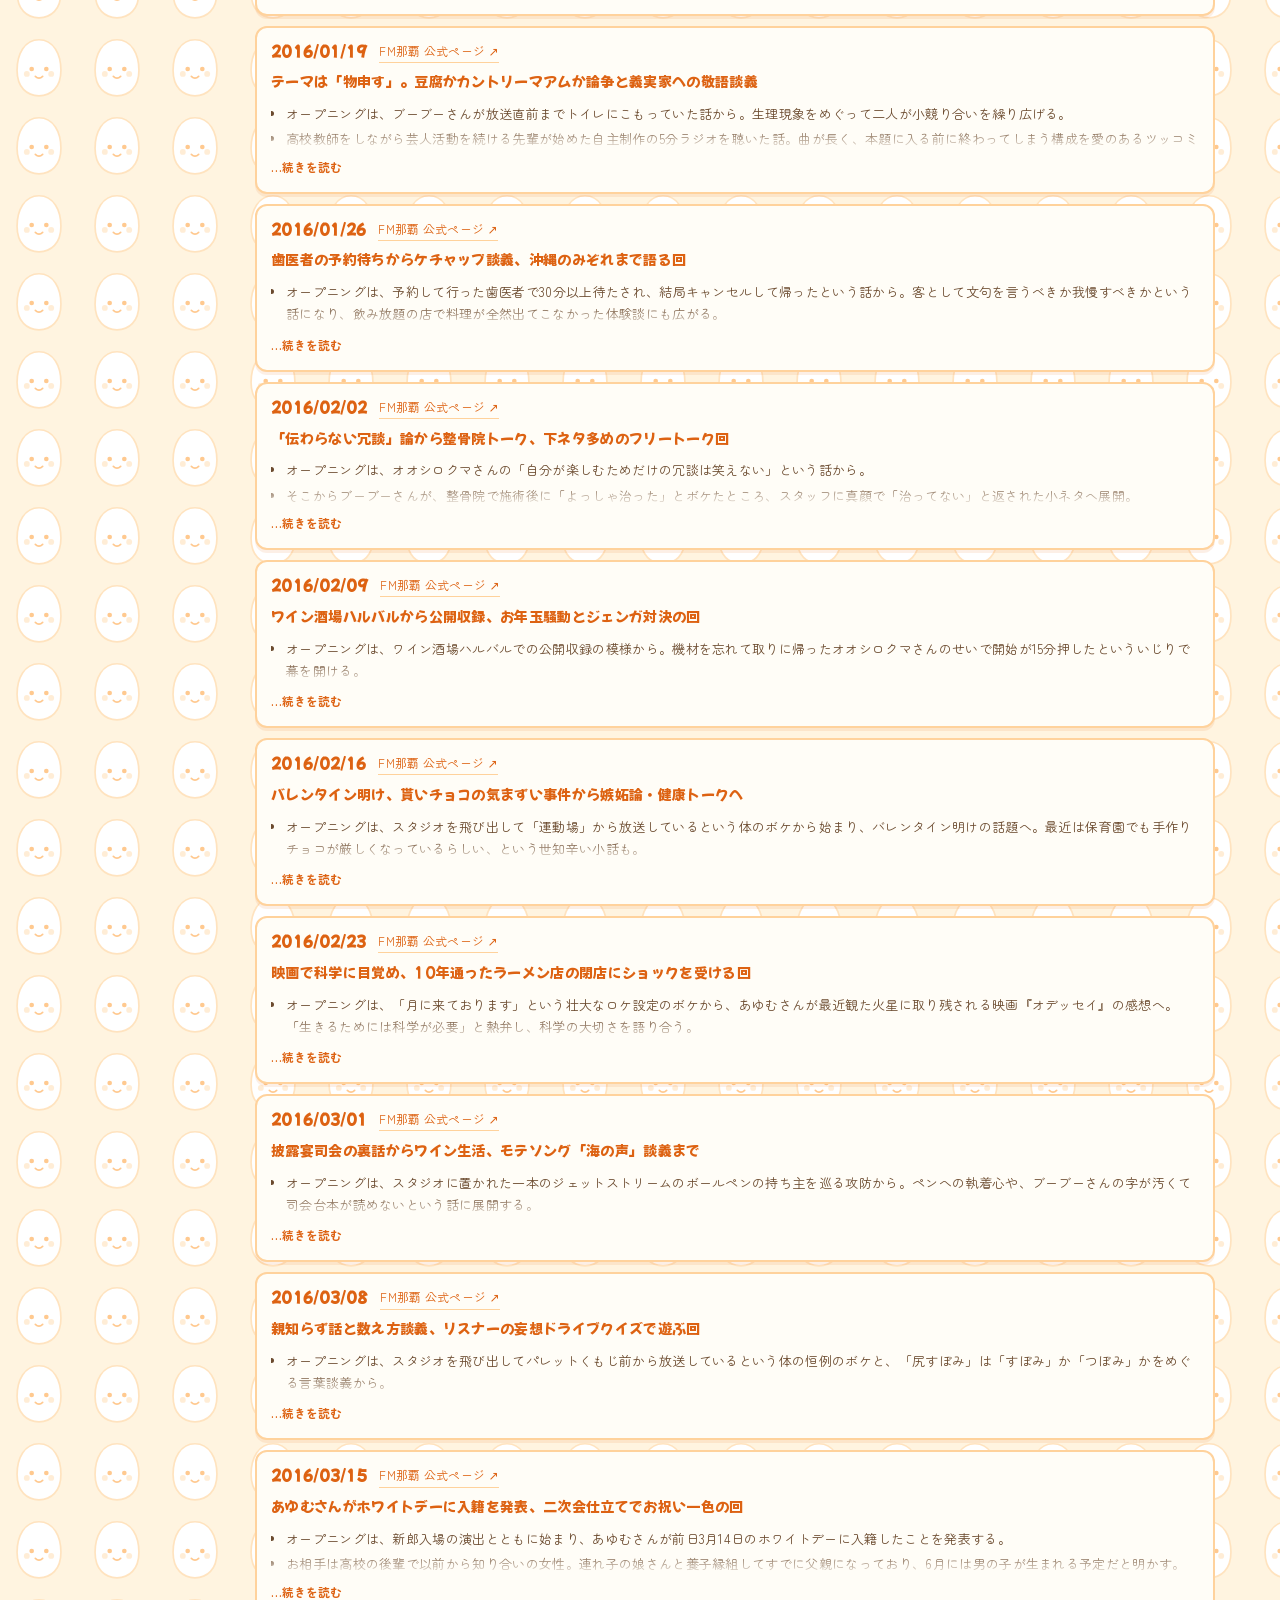
<file: podcast.html>
<!DOCTYPE html>
<html lang="ja">
<head>
<meta charset="UTF-8">
<meta name="viewport" content="width=device-width, initial-scale=1.0">
<title>オリジンアワー 放送アーカイブ（2014〜2016）｜ノーブレーキ おうえんサイト</title>
<link rel="canonical" href="https://nobreak-fansite.vercel.app/podcast.html">
<meta name="description" content="ノーブレーキのオリジンアワー 2014〜2016年の放送アーカイブ。各回の日付・FM那覇公式リンク・あらすじをまとめた非公式ファンサイト。">
<meta property="og:type" content="article">
<meta property="og:site_name" content="ノーブレーキ おうえんサイト">
<meta property="og:locale" content="ja_JP">
<meta property="og:title" content="オリジンアワー 放送アーカイブ（2014〜2016）｜ノーブレーキ おうえんサイト">
<meta property="og:description" content="ノーブレーキのオリジンアワー 2014〜2016年の放送アーカイブ。各回の日付・FM那覇公式リンク・あらすじをまとめた非公式ファンサイト。">
<meta property="og:url" content="https://nobreak-fansite.vercel.app/podcast.html">
<meta property="og:image" content="https://nobreak-fansite.vercel.app/assets/ogp.png">
<meta name="twitter:card" content="summary_large_image">
<link rel="preconnect" href="https://fonts.googleapis.com">
<link rel="preconnect" href="https://fonts.gstatic.com" crossorigin>
<link href="https://fonts.googleapis.com/css2?family=DotGothic16&family=Mochiy+Pop+One&family=Yusei+Magic&family=Zen+Maru+Gothic:wght@400;500;700&display=swap" rel="stylesheet">
<link rel="stylesheet" href="style.css?v=33">
</head>
<body>
<div class="layout">
  <aside class="sidebar">
    <a class="side-logo" href="index.html">ノーブレーキ<br>おうえんサイト</a>
    <nav class="side-nav">
      <a href="index.html">HOME</a>
      <a href="about.html">ABOUT<small>ノーブレーキについて</small></a>
      <a href="origin.html">オリジンアワー</a>
      <a href="podcast.html" class="cur">オリジンアワー<small>2014-2016 音源</small></a>
      <a href="icharibar.html">いちゃりば</a>
      <a href="works.html">活動</a>
      <a href="hitokoto.html">管理人のひとりごと</a>
    </nav>
    <div class="bgm">BGM <button id="bgmOn">ON</button><button id="bgmOff" class="act">OFF</button></div>
    <audio id="bgm" loop></audio>
  </aside>

  <div class="main">
    <main class="sec"><div class="wrap">
      <h2 class="sec-ttl">オリジンアワー 放送アーカイブ（2014〜2016）</h2>
      <p class="sec-lead">YouTube配信が始まる前の、貴重なラジオ放送の記録です。各回の放送日と、FM那覇 公式バックナンバーへのリンクをまとめています。公式ページの音源は古い回からどんどん消えていくため、聴ける回はお早めに。あらすじを詳しめに書いているのは、いずれ音源が聴けなくなっても内容を振り返れるようにするためです。内容の見出し・あらすじは少しずつ追記していきます。</p>
      <div class="official">
        <a href="https://www.fmnaha.jp/page/45?s=%E3%83%8E%E3%83%BC%E3%83%96%E3%83%AC%E3%83%BC%E3%82%AD" target="_blank" rel="noopener">FM那覇 公式バックナンバー（一覧） ↗</a>
      </div>
      <div id="podcastTabs" class="tabs"></div>
      <p id="podcastStats"></p>
      <div id="podcastList" class="plist"></div>
    </div></main>

    <footer class="foot"><div class="wrap">
      <p>沖縄芸人コンビ ノーブレーキ 非公式ファンサイト</p>
      <p class="disc">※当サイトはファンが運営する非公式サイトです。音源・動画は権利者（FM那覇等）に帰属します。掲載停止のご依頼はサイト管理者まで。</p>
    </div></footer>
  </div>
</div>

<script src="data.js?v=33"></script>
<script src="app.js?v=33"></script>
</body>
</html>
</file>
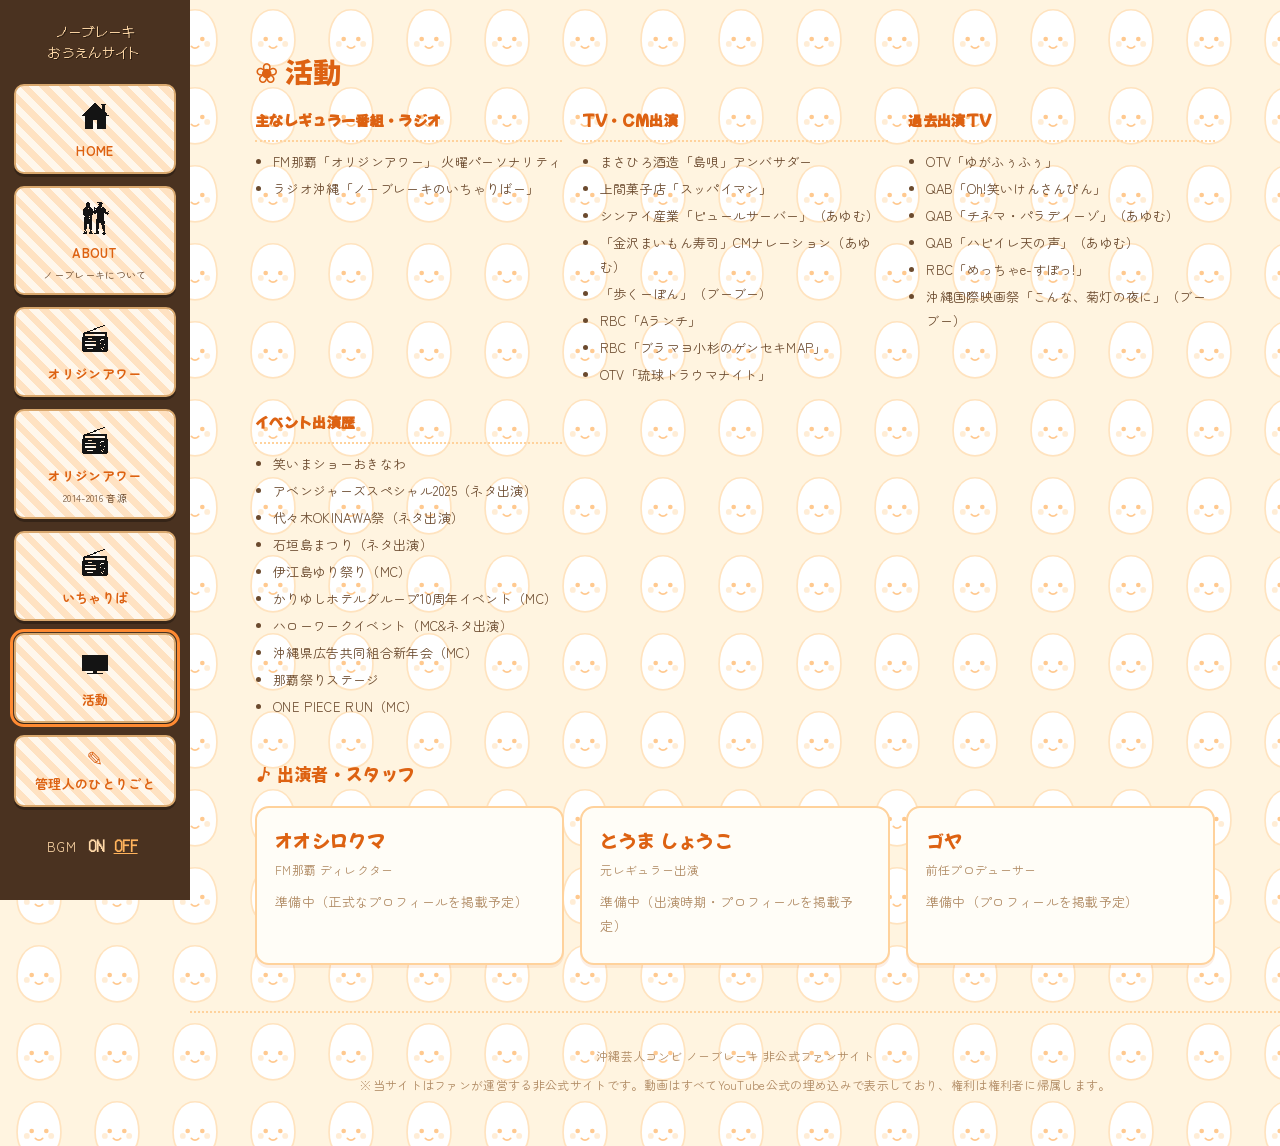
<file: works.html>
<!DOCTYPE html>
<html lang="ja">
<head>
<meta charset="UTF-8">
<meta name="viewport" content="width=device-width, initial-scale=1.0">
<title>活動｜ノーブレーキ おうえんサイト</title>
<link rel="canonical" href="https://nobreak-fansite.vercel.app/works.html">
<meta name="description" content="沖縄芸人コンビ ノーブレーキの活動・出演情報（TV・CM・イベント・ラジオ）。非公式ファンサイト。">
<meta property="og:type" content="article">
<meta property="og:site_name" content="ノーブレーキ おうえんサイト">
<meta property="og:locale" content="ja_JP">
<meta property="og:title" content="活動｜ノーブレーキ おうえんサイト">
<meta property="og:description" content="沖縄芸人コンビ ノーブレーキの活動・出演情報（TV・CM・イベント・ラジオ）。非公式ファンサイト。">
<meta property="og:url" content="https://nobreak-fansite.vercel.app/works.html">
<meta property="og:image" content="https://nobreak-fansite.vercel.app/assets/ogp.png">
<meta name="twitter:card" content="summary_large_image">
<link rel="preconnect" href="https://fonts.googleapis.com">
<link rel="preconnect" href="https://fonts.gstatic.com" crossorigin>
<link href="https://fonts.googleapis.com/css2?family=DotGothic16&family=Mochiy+Pop+One&family=Yusei+Magic&family=Zen+Maru+Gothic:wght@400;500;700&display=swap" rel="stylesheet">
<link rel="stylesheet" href="style.css?v=33">
</head>
<body>
<div class="layout">
  <aside class="sidebar">
    <a class="side-logo" href="index.html">ノーブレーキ<br>おうえんサイト</a>
    <nav class="side-nav">
      <a href="index.html">HOME</a>
      <a href="about.html">ABOUT<small>ノーブレーキについて</small></a>
      <a href="origin.html">オリジンアワー</a>
      <a href="podcast.html">オリジンアワー<small>2014-2016 音源</small></a> <a href="icharibar.html">いちゃりば</a>
      <a href="works.html" class="cur">活動</a>
      <a href="hitokoto.html">管理人のひとりごと</a>
    </nav>
    <div class="bgm">BGM <button id="bgmOn">ON</button><button id="bgmOff" class="act">OFF</button></div>
    <audio id="bgm" loop></audio>
  </aside>

  <div class="main">
    <main class="sec"><div class="wrap">
      <h2 class="sec-ttl">活動</h2>
      <div id="worksList" class="works"></div>
      <h3 class="sub-ttl">出演者・スタッフ</h3>
      <div id="staffGrid" class="member-grid"></div>
    </div></main>

    <footer class="foot"><div class="wrap">
      <p>沖縄芸人コンビ ノーブレーキ 非公式ファンサイト</p>
      <p class="disc">※当サイトはファンが運営する非公式サイトです。動画はすべてYouTube公式の埋め込みで表示しており、権利は権利者に帰属します。</p>
    </div></footer>
  </div>
</div>

<script src="data.js?v=33"></script>
<script src="app.js?v=33"></script>
</body>
</html>
</file>
<file: style.css>
﻿:root{
  /* ノーブレーキカラー：オレンジ〜イエロー基調 */
  --pink:#ff8a32; --pink2:#ffb35c; --deep:#dd6212; --plum:#6b4a2e;
  --bg:#fff4e0; --box:#fffdf7; --line:#ffd29c; --sub:#b08a63;
  --yellow:#ffd23d;
  --pixel:"DotGothic16",sans-serif;
  --disp:"Mochiy Pop One","Zen Maru Gothic",sans-serif;
}
*{box-sizing:border-box}
html{scroll-behavior:smooth}
body{
  margin:0;color:var(--plum);
  font-family:"Zen Maru Gothic","Hiragino Maru Gothic ProN",Meiryo,system-ui,sans-serif;
  line-height:1.85;letter-spacing:.02em;
  background:var(--bg) url("assets/mascot.svg");
  background-size:78px 78px;
}
a{color:var(--deep)}
.wrap{max-width:1000px;margin:0 auto;padding:0 20px}
.nowrap{white-space:nowrap}

/* ===== 左サイドバー（平成フレーム風・全ページ共通） ===== */
.layout{display:flex;align-items:stretch;min-height:100vh}
.main{flex:1;min-width:0}
.sidebar{flex:0 0 190px;width:190px;background:#4a3220;color:#ffe6c2;
  padding:18px 14px 28px;position:sticky;top:0;align-self:flex-start;min-height:100vh}
.side-logo{display:block;font-family:var(--pixel);color:#ffd9a8;text-decoration:none;font-size:13px;
  line-height:1.6;text-align:center;margin:4px 0 20px;text-shadow:1px 1px 0 #2a1c10}
.side-nav{display:flex;flex-direction:column;gap:12px}
.side-nav a{display:block;text-align:center;text-decoration:none;color:var(--deep);font-size:13px;font-weight:700;
  background:repeating-linear-gradient(45deg,#fff7ec,#fff7ec 7px,#ffe2c2 7px,#ffe2c2 14px);
  border:2px solid #d9a86e;border-radius:10px;padding:11px 6px 9px;position:relative;box-shadow:0 3px 0 rgba(0,0,0,.28)}
.side-nav a::before{content:"";display:block;width:38px;height:38px;margin:0 auto 4px;
  background-repeat:no-repeat;background-position:center;background-size:contain;
  image-rendering:pixelated;image-rendering:crisp-edges}
.side-nav a[href="index.html"]::before{background-image:url("assets/dot3.png")}
.side-nav a[href="about.html"]::before{background-image:url("assets/dot1.png")}
.side-nav a[href="origin.html"]::before{background-image:url("assets/dot5.png")}
.side-nav a[href="podcast.html"]::before{background-image:url("assets/dot5.png")}
.side-nav a[href="icharibar.html"]::before{background-image:url("assets/dot5.png")}
.side-nav a[href="works.html"]::before{background-image:url("assets/dot2.png")}
.side-nav a[href="hitokoto.html"]::before{content:"✎";background:none;width:auto;height:auto;font-size:20px;line-height:1}
.side-nav a:hover{background:repeating-linear-gradient(45deg,#fff,#fff 7px,#ffd6a8 7px,#ffd6a8 14px);transform:translateY(-1px)}
.side-nav a.cur{outline:3px solid var(--pink);outline-offset:1px}
.side-nav a small{display:block;font-weight:400;font-size:10px;color:var(--plum);margin-top:1px}
.bgm{margin-top:26px;text-align:center;font-size:13px;color:#ffd9a8;letter-spacing:.08em}
.bgm button{background:none;border:0;color:#ffd9a8;font-weight:700;cursor:pointer;font-size:15px;padding:2px 5px;font-family:var(--pixel)}
.bgm button.act{color:#ffb35c;text-decoration:underline}
.hamburger{display:none}
@media(max-width:760px){
  .layout{flex-direction:column}
  .sidebar{flex:none;width:100%;align-self:stretch;min-height:0;position:sticky;top:0;z-index:100;
    display:flex;flex-wrap:wrap;align-items:center;justify-content:space-between;gap:8px;padding:9px 14px}
  .side-logo{margin:0;font-size:12px;text-align:left}
  .hamburger{display:flex;flex-direction:column;justify-content:center;align-items:center;gap:4px;
    margin-left:auto;
    width:44px;height:38px;background:none;border:2px solid #d9a86e;border-radius:8px;cursor:pointer;padding:0}
  .hamburger span{display:block;width:22px;height:2.5px;background:#ffd9a8;border-radius:2px;transition:.2s}
  .sidebar.open .hamburger span:nth-child(1){transform:translateY(6.5px) rotate(45deg)}
  .sidebar.open .hamburger span:nth-child(2){opacity:0}
  .sidebar.open .hamburger span:nth-child(3){transform:translateY(-6.5px) rotate(-45deg)}
  .side-nav{flex-basis:100%;flex-direction:column;gap:8px;display:none;order:5;margin-top:4px}
  .sidebar.open .side-nav{display:flex}
  .side-nav a{padding:10px 14px;text-align:left}
  .side-nav a::before{display:inline-block;width:22px;height:22px;margin:0 8px 0 0;vertical-align:middle}
  .side-nav a small{display:inline;font-size:10px;margin-left:6px;color:var(--sub)}
  .bgm{flex-basis:100%;display:none;order:6;margin:2px 0 0;text-align:left}
  .sidebar.open .bgm{display:block}
}

/* ===== カバー ===== */
.cover{max-width:920px;margin:0 auto;padding:30px 16px 26px;text-align:center}
.titlebox{
  background:rgba(255,253,254,.86);border:3px dashed var(--pink);border-radius:14px;
  padding:24px 18px;margin:10px auto 18px;max-width:820px;position:relative;
  box-shadow:0 4px 0 rgba(221,98,18,.18);
}
.pixel-title{
  font-family:var(--pixel);font-weight:400;margin:0;line-height:1.4;
  font-size:clamp(30px,7vw,60px);color:var(--pink);
  text-shadow:3px 3px 0 var(--deep),-1px -1px 0 #fff;letter-spacing:.06em;
}
.spark{position:absolute;color:var(--pink2);font-family:var(--pixel);font-size:22px}
.spark.s1{top:8px;left:16px}.spark.s2{bottom:8px;right:18px}

.pixdiv{font-family:var(--pixel);color:var(--pink2);letter-spacing:.18em;font-size:13px;margin:6px 0 18px;
  word-break:break-all}

.welcome{overflow:hidden;background:#5a3a1c;border:2px solid #3a2410;border-radius:10px;
  max-width:760px;margin:0 auto 22px;padding:10px 0}
.welcome-track{display:inline-block;white-space:nowrap;color:#ffe6c2;font-size:15px;letter-spacing:.05em;
  animation:marq 18s linear infinite}
.welcome:hover .welcome-track{animation-play-state:paused}
@keyframes marq{from{transform:translateX(60%)}to{transform:translateX(-100%)}}

.counter{font-size:15px;color:var(--plum);margin:10px 0 18px;font-weight:500}
.digits{display:inline-flex;gap:3px;vertical-align:middle;margin:0 4px}
.dgt{font-family:var(--pixel);display:inline-block;width:24px;height:32px;line-height:32px;text-align:center;
  background:#fff;border:2px solid var(--pink);border-radius:7px;color:var(--deep);font-size:18px;
  box-shadow:0 2px 0 rgba(221,98,18,.25)}
.dgt.hot{background:var(--pink);color:#fff}

.kiriban{margin:6px auto 24px;max-width:680px}
.kb1{background:#ff3b6b;color:#fff;font-weight:700;border-radius:6px;padding:8px 14px;margin:8px 0;font-size:15px}
.kb2{background:#ff1f50;color:#fff;font-weight:700;border-radius:6px;padding:10px 14px;margin:8px 0;
  font-size:clamp(18px,4vw,26px);letter-spacing:.1em}
.kb3{color:var(--deep);font-size:13px;margin:8px 0 0}

.cover-menu{display:inline-flex;flex-direction:column;gap:10px;margin:6px auto 8px;text-align:left}
.cover-menu a{
  text-decoration:none;color:var(--plum);font-size:15px;font-weight:500;
  background:var(--box);border:2px solid var(--line);border-radius:999px;padding:9px 20px;
  box-shadow:0 3px 0 rgba(221,98,18,.18);transition:.15s;display:block}
.cover-menu a:hover{background:#fff3e3;border-color:var(--pink);transform:translateY(-1px);color:var(--deep)}
.cover-foot{color:var(--sub);font-size:12px;margin:18px 0 0}

/* ===== セクション ===== */
.sec{padding:46px 0}
.sec.alt{background:rgba(255,255,255,.45)}
.sec-ttl{font-family:var(--disp);font-size:clamp(20px,2.6vw,28px);font-weight:400;margin:0 0 10px;
  color:var(--deep)}
.sec-ttl::before{content:"❀ "}
.sub-ttl{font-family:var(--disp);font-size:17px;font-weight:400;margin:36px 0 14px;color:var(--deep)}
.sub-ttl::before{content:"♪ "}
.sec-lead{color:var(--plum);font-size:14px;max-width:780px;margin:6px 0 16px}
.official{display:flex;flex-wrap:wrap;gap:12px;margin:0 0 20px}
.official a{font-size:13px;text-decoration:none;color:var(--deep);background:var(--box);
  border:2px solid var(--line);border-radius:999px;padding:6px 15px;box-shadow:0 2px 0 rgba(221,98,18,.15)}
.official a:hover{background:#fff3e3;border-color:var(--pink)}
.pending-box{border:2px dashed var(--line);color:var(--sub);padding:30px;text-align:center;border-radius:12px;
  font-size:14px;background:rgba(255,255,255,.6)}

/* ===== ツールバー ===== */
.toolbar{display:flex;gap:10px;flex-wrap:wrap;align-items:center;margin:6px 0 8px}
#search{flex:1;min-width:240px;background:#fff;border:2px solid var(--line);color:var(--plum);
  padding:11px 14px;border-radius:999px;font-size:14px}
#search::placeholder{color:#d9b48a}
#search:focus{outline:none;border-color:var(--pink)}
.btn{background:var(--pink);color:#fff;border:2px solid var(--deep);padding:10px 18px;border-radius:999px;cursor:pointer;
  font-size:13px;font-weight:700;white-space:nowrap;box-shadow:0 3px 0 rgba(221,98,18,.3)}
.btn:hover{background:var(--deep)}
.stats{color:var(--sub);font-size:12px;margin:4px 0 10px}
.tabs{display:flex;flex-wrap:wrap;gap:6px;margin:6px 0}
.tab{background:var(--box);border:2px solid var(--line);color:var(--plum);padding:5px 13px;border-radius:999px;
  cursor:pointer;font-size:12px}
.tab.active{background:var(--pink);color:#fff;border-color:var(--deep)}
.tagbar{display:flex;flex-wrap:wrap;gap:6px;margin:6px 0}
.sortbar{display:flex;align-items:center;gap:6px;margin:6px 0 18px;font-size:12px;color:var(--sub)}
.chip{background:transparent;border:2px solid var(--line);color:var(--sub);padding:3px 11px;border-radius:999px;
  cursor:pointer;font-size:11px}
.chip.active{background:var(--pink2);color:#fff;border-color:var(--pink2)}

/* ===== カード ===== */
.grid{display:flex;flex-direction:column;gap:14px}
.card{background:var(--box);border:2px solid var(--line);border-radius:14px;overflow:hidden;
  display:flex;flex-direction:row;box-shadow:0 3px 0 rgba(221,98,18,.12);transition:.15s}
.card:hover{border-color:var(--pink);transform:translateY(-2px)}
.thumb{position:relative;flex:0 0 38%;min-width:150px;max-width:400px;align-self:flex-start;aspect-ratio:16/9;background:#000;cursor:pointer}
.thumb img{width:100%;height:100%;object-fit:cover;display:block}
.thumb .play{position:absolute;inset:0;display:flex;align-items:center;justify-content:center;
  font-size:40px;color:#fff;text-shadow:0 2px 8px rgba(0,0,0,.5)}
.thumb iframe{width:100%;height:100%;border:0;display:block}
.card .body{padding:12px 16px 14px;flex:1 1 auto;min-width:0}
.card .date{font-family:var(--disp);font-size:16px;color:var(--deep);font-weight:700;margin:0 0 7px;letter-spacing:.02em}
.card .ttl{font-size:16px;margin:0 0 4px;line-height:1.35}
.card .heading{font-family:var(--disp);font-size:17px;margin:0 0 4px;color:var(--deep);line-height:1.35}
.card .summary{font-size:13px;color:var(--plum);margin:0 0 6px;padding-left:1.2em}
.card .summary.pending{color:var(--sub);padding-left:0}
.card .sumbox{margin-bottom:6px}
.card .sumbox.clamped .summary{max-height:2.9em;overflow:hidden;
  -webkit-mask-image:linear-gradient(#000 45%,transparent);mask-image:linear-gradient(#000 45%,transparent)}
.card .more{background:none;border:0;color:var(--deep);font-weight:700;font-size:12px;
  cursor:pointer;padding:1px 0;font-family:inherit}
.card .more:hover{color:var(--pink);text-decoration:underline}
@media(max-width:480px){.thumb{flex-basis:38%}}
.card .tags{display:flex;flex-wrap:wrap;gap:5px}
.card .tag{font-size:11px;border:1px solid var(--line);color:var(--sub);padding:2px 8px;border-radius:999px;cursor:pointer;background:#fff7ec}
.card .ytlink{display:inline-block;margin-top:10px;font-size:12px;font-weight:700;text-decoration:none;
  color:#fff;background:var(--deep);border-radius:999px;padding:6px 14px;box-shadow:0 2px 0 rgba(221,98,18,.3)}
.card .ytlink:hover{background:var(--pink)}

/* ===== 音源アーカイブ（日付＋公式リンク＋あらすじ） ===== */
.plist{display:flex;flex-direction:column;gap:10px}
.prow{background:var(--box);border:2px solid var(--line);border-radius:12px;padding:11px 14px;
  box-shadow:0 3px 0 rgba(221,98,18,.1)}
.prow .phead{display:flex;flex-wrap:wrap;align-items:center;gap:6px 12px;margin-bottom:5px}
.prow .pdate{font-family:var(--disp);color:var(--deep);font-size:14px;font-weight:700}
.prow .plink{font-size:12px;color:var(--deep);text-decoration:none;border-bottom:1px solid var(--line)}
.prow .plink:hover{border-color:var(--pink)}
.prow .pheading{font-family:var(--disp);font-size:14px;margin:2px 0 5px;color:var(--deep)}
.prow .psummary{font-size:13px;color:var(--plum);margin:0;line-height:1.7}
.prow .psummary.pending{color:var(--sub)}
.prow ul.psummary{padding-left:1.15em}
.prow ul.psummary li{margin:3px 0}
.prow .sumbox.clamped .psummary{max-height:3.9em;overflow:hidden;
  -webkit-mask-image:linear-gradient(#000 55%,transparent);mask-image:linear-gradient(#000 55%,transparent)}
.prow .more{background:none;border:0;color:var(--deep);font-weight:700;font-size:12px;
  cursor:pointer;padding:3px 0 0;font-family:inherit}
.prow .more:hover{color:var(--pink);text-decoration:underline}
#podcastStats{font-size:12px;color:var(--sub);margin:0 0 12px}

/* ===== 管理人のひとりごと ===== */
.hitokoto{margin:8px 0 30px}
.hitokoto .sec-ttl{text-align:center}
.hk-list{display:flex;flex-direction:column;gap:12px;max-width:660px;margin:0 auto}
.hk{background:var(--box);border:2px solid var(--line);border-radius:12px;padding:12px 16px;
  box-shadow:0 3px 0 rgba(221,98,18,.1)}
.hk .hk-date{font-family:var(--disp);font-size:13px;color:var(--deep)}
.hk .hk-ttl{font-family:var(--disp);font-size:15px;margin:3px 0 5px;color:var(--deep)}
.hk .hk-body{font-size:13.5px;color:var(--plum);margin:0;line-height:1.85}

/* ===== 最新回（トップ） ===== */
.latest-ep{max-width:460px;margin:6px auto 4px;background:var(--box);border:2px solid var(--line);
  border-radius:14px;padding:12px 14px 14px;box-shadow:0 3px 0 rgba(221,98,18,.14)}
.latest-ep .le-label{font-family:var(--disp);color:var(--deep);font-size:15px;margin:0 0 8px}
.latest-ep .le-frame{position:relative;width:100%;padding-bottom:56.25%;border-radius:8px;overflow:hidden;background:#000}
.latest-ep .le-frame iframe{position:absolute;inset:0;width:100%;height:100%;border:0}
.latest-ep .le-meta{font-family:var(--disp);font-size:12px;color:var(--plum);margin:8px 0 0}
.latest-ep .le-meta a{margin-left:8px}
.latest-ep .le-heading{font-family:var(--disp);font-size:14px;color:var(--deep);margin:12px 0 5px;text-align:left}
.latest-ep .le-sum{font-size:13px;color:var(--plum);text-align:left;margin:0;line-height:1.8}
.latest-ep ul.le-sum{padding-left:1.15em}
.latest-ep ul.le-sum li{margin:4px 0}

/* ===== プロフィール ===== */
.gcard{border:2px solid var(--pink);border-radius:14px;padding:20px 22px;background:var(--box);box-shadow:0 4px 0 rgba(221,98,18,.15)}
.gcard .gname{font-family:var(--disp);font-size:24px;margin:0;color:var(--deep)}
.gcard .gmeta{font-size:13px;color:var(--sub);margin:4px 0 12px}
.gcard .gprof{font-size:14px;margin:0 0 12px;color:var(--plum)}
.gcard .gnote{font-size:12px;color:var(--sub);margin:10px 0 0}
.psns{display:flex;flex-wrap:wrap;gap:10px;margin-top:4px}
.psns a{font-size:13px;text-decoration:none;color:var(--deep);border:2px solid var(--line);border-radius:999px;padding:5px 13px;background:#fff7ec}
.psns a:hover{border-color:var(--pink)}
.member-grid{display:grid;grid-template-columns:repeat(auto-fill,minmax(250px,1fr));gap:16px;margin-top:16px}
.pcard{border:2px solid var(--line);border-radius:14px;padding:16px 18px;background:var(--box);box-shadow:0 3px 0 rgba(221,98,18,.1)}
.pcard .pname{font-family:var(--disp);font-size:18px;margin:0;color:var(--deep)}
.pcard .prole{font-size:12px;color:var(--sub);margin:2px 0 9px}
.pcard .pprof{font-size:13px;color:var(--plum);margin:0 0 9px}
.pcard .pprof.pending{color:var(--sub)}

/* ===== 活動 ===== */
.works{display:grid;grid-template-columns:repeat(auto-fit,minmax(250px,1fr));gap:20px}
.wgroup h3{font-family:var(--disp);font-size:14px;margin:0 0 8px;padding-bottom:6px;border-bottom:2px dotted var(--line);color:var(--deep)}
.wgroup ul{margin:0;padding-left:18px}
.wgroup li{font-size:13px;color:var(--plum);margin:3px 0}

/* ===== フッター ===== */
.foot{border-top:2px dotted var(--line);padding:26px 0 50px;text-align:center}
.foot p{font-size:12px;color:var(--sub);margin:6px 0}
.foot .disc{max-width:760px;margin:0 auto}

@media(max-width:560px){.cover-menu a{font-size:13px}}
</file>
